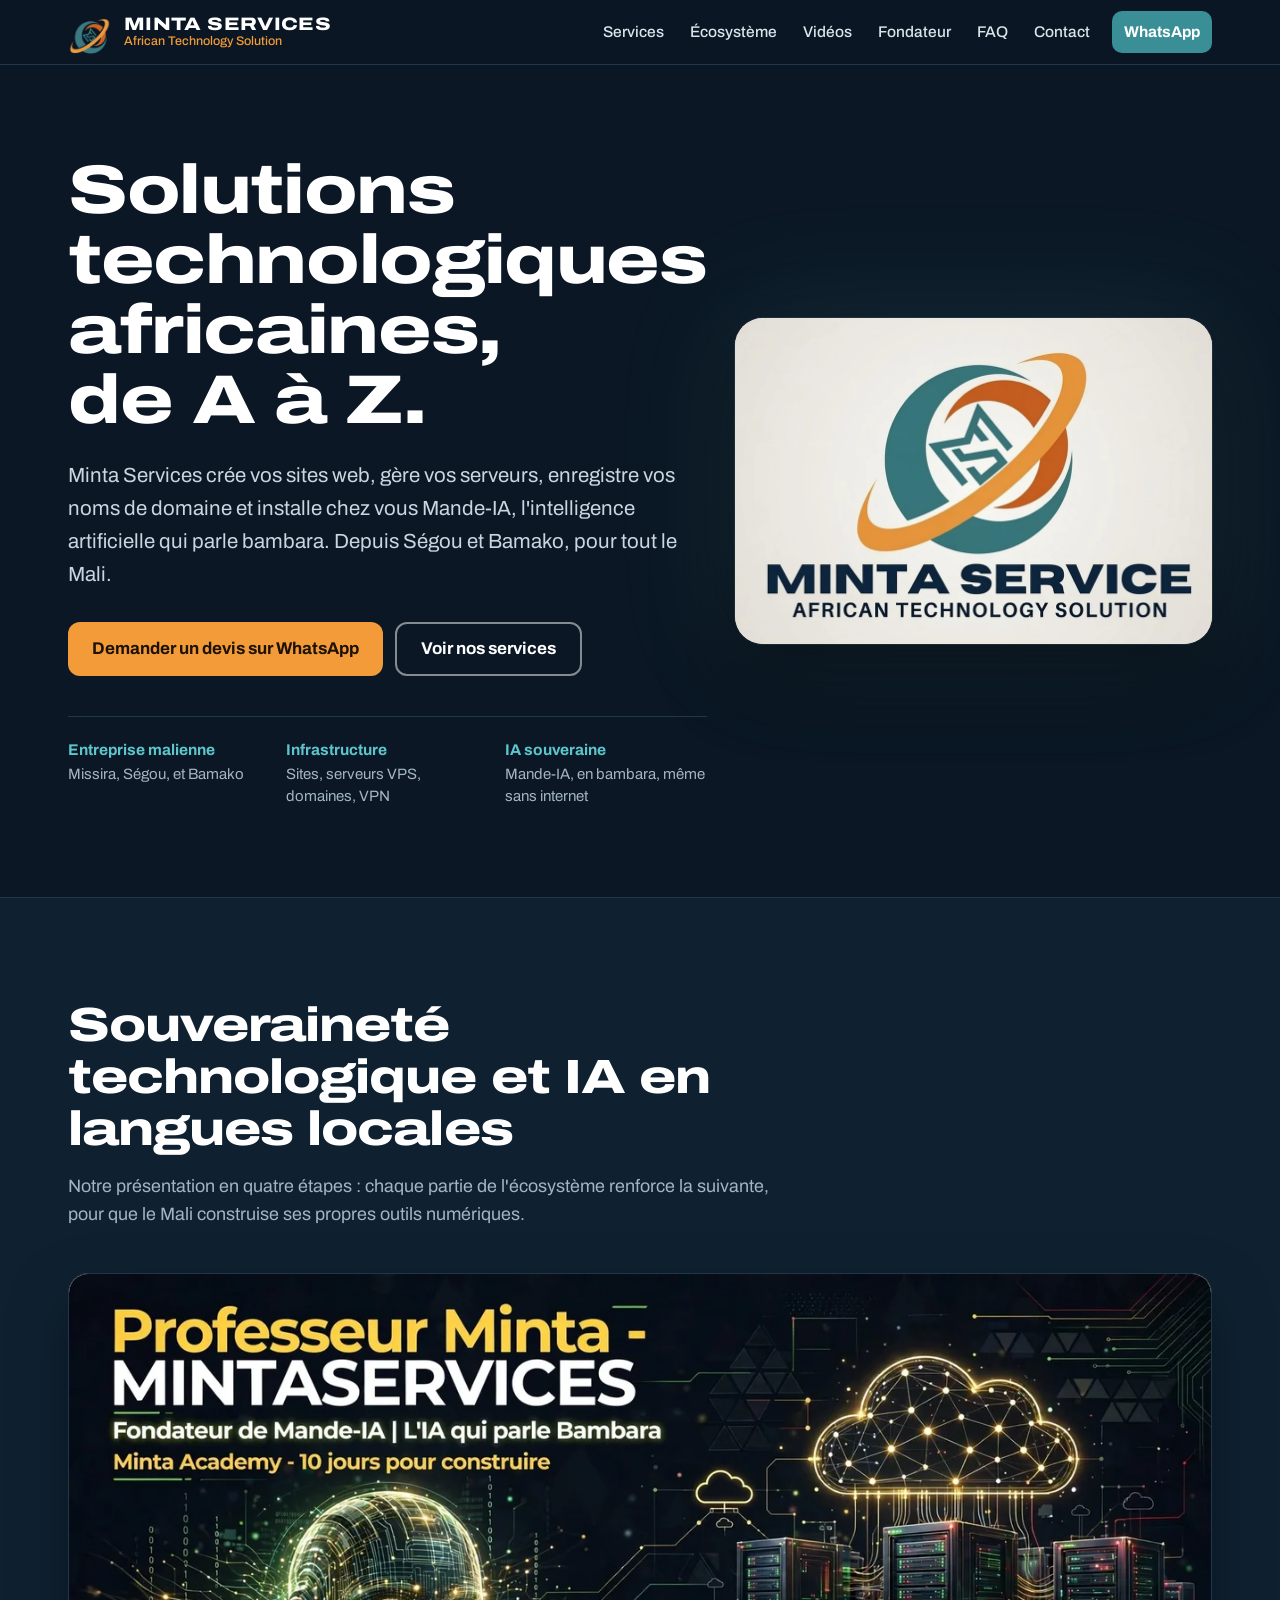
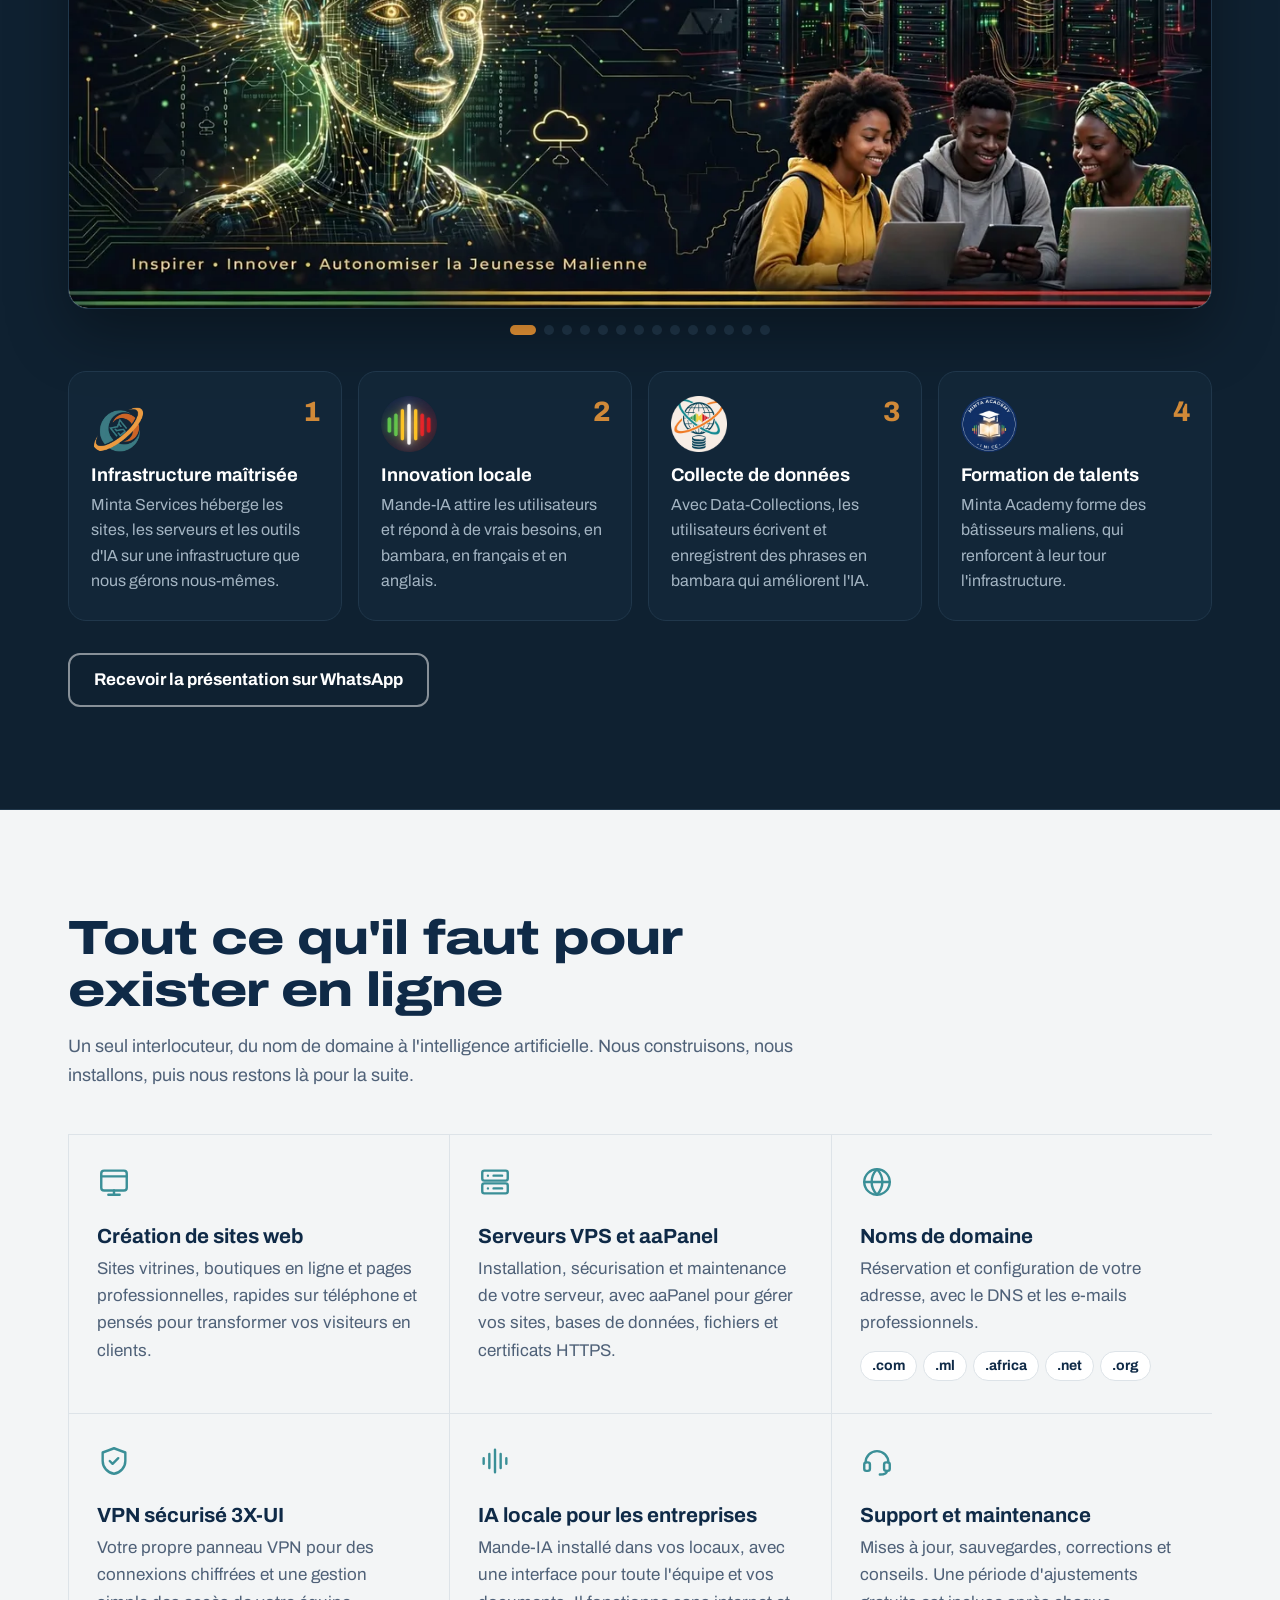
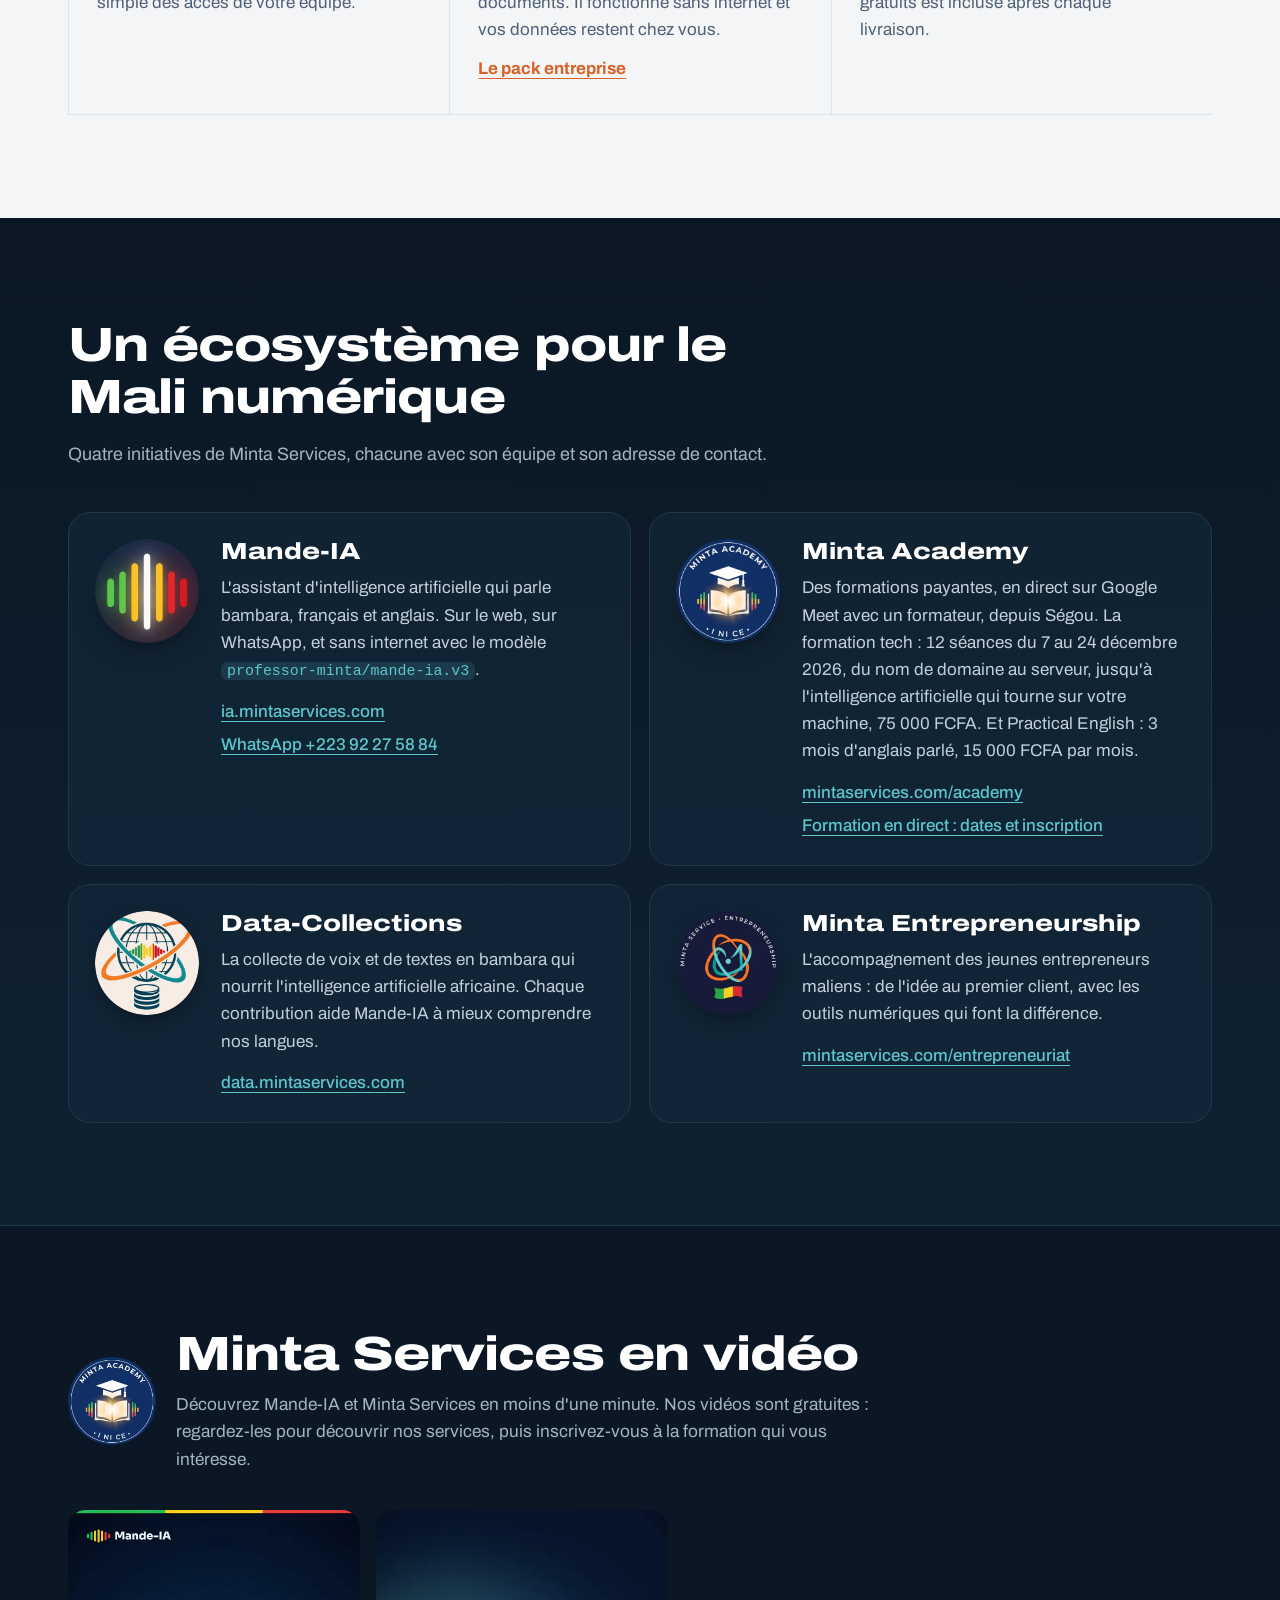
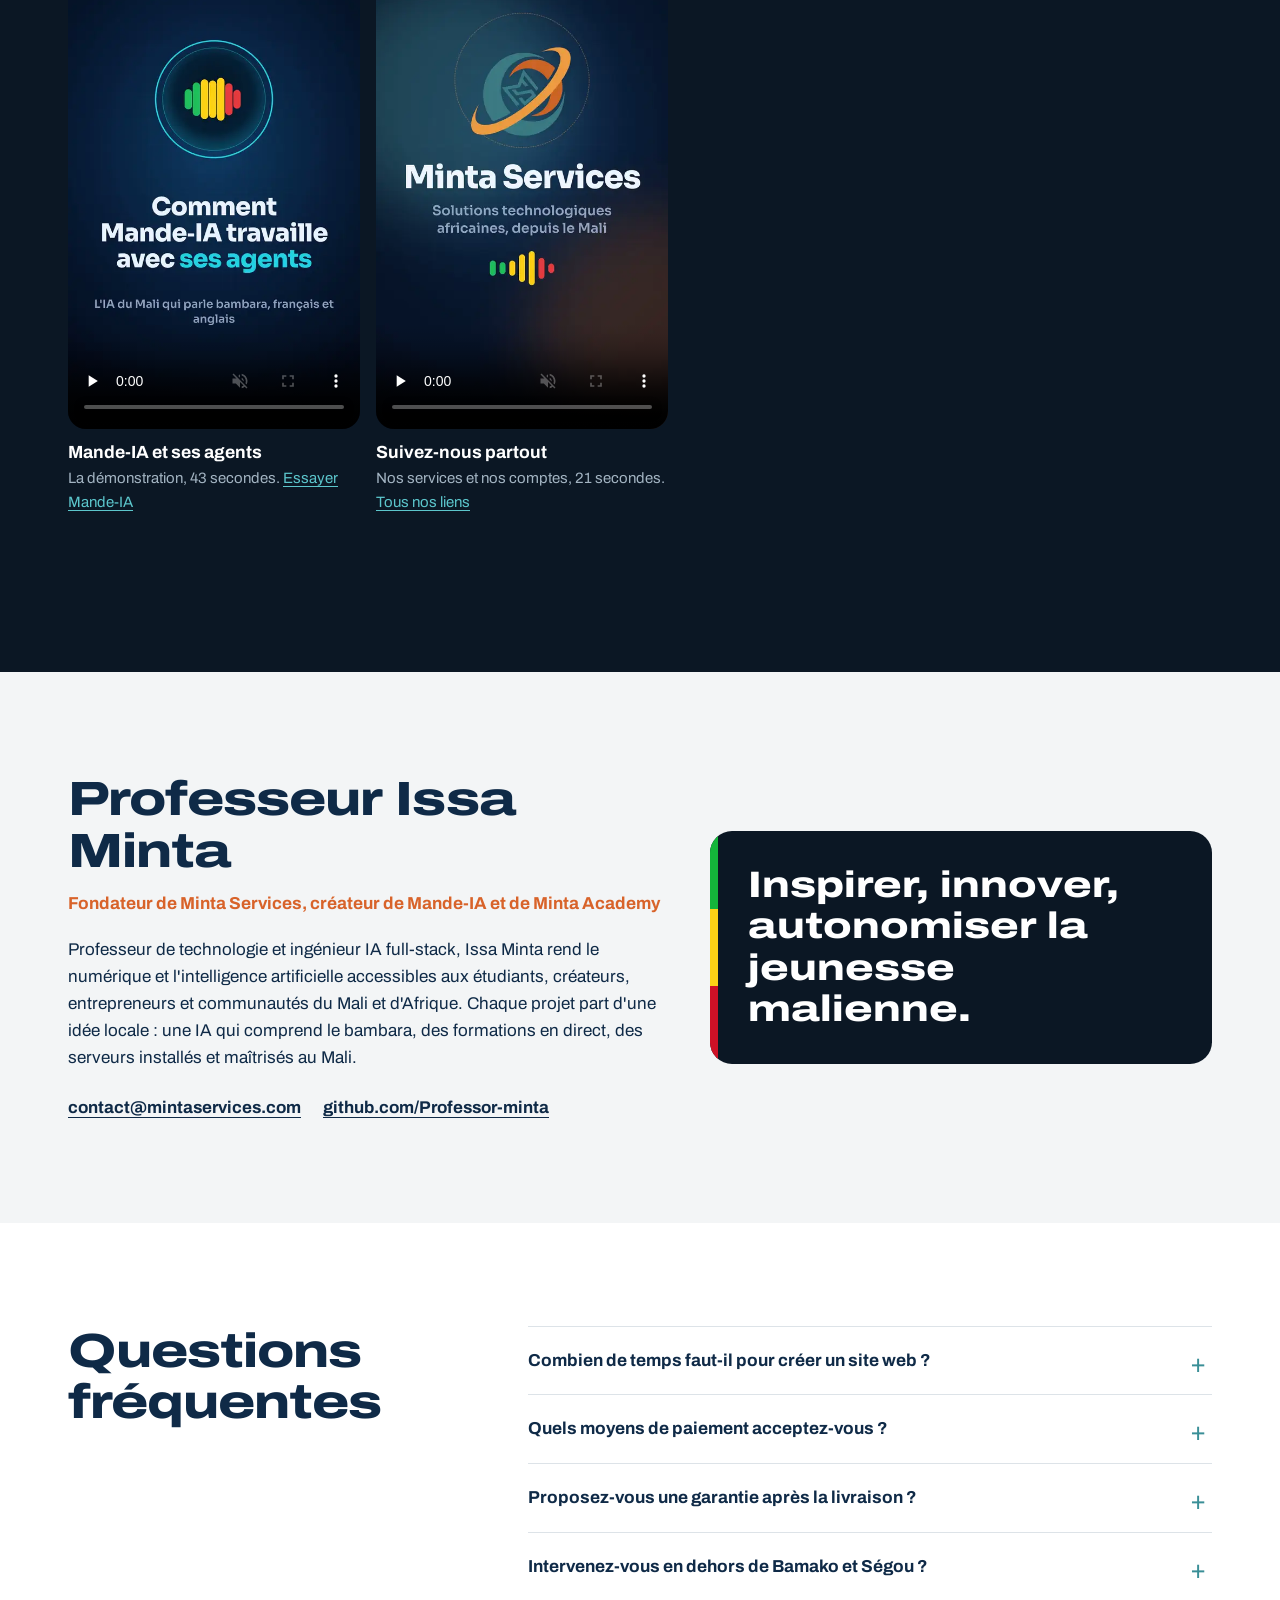
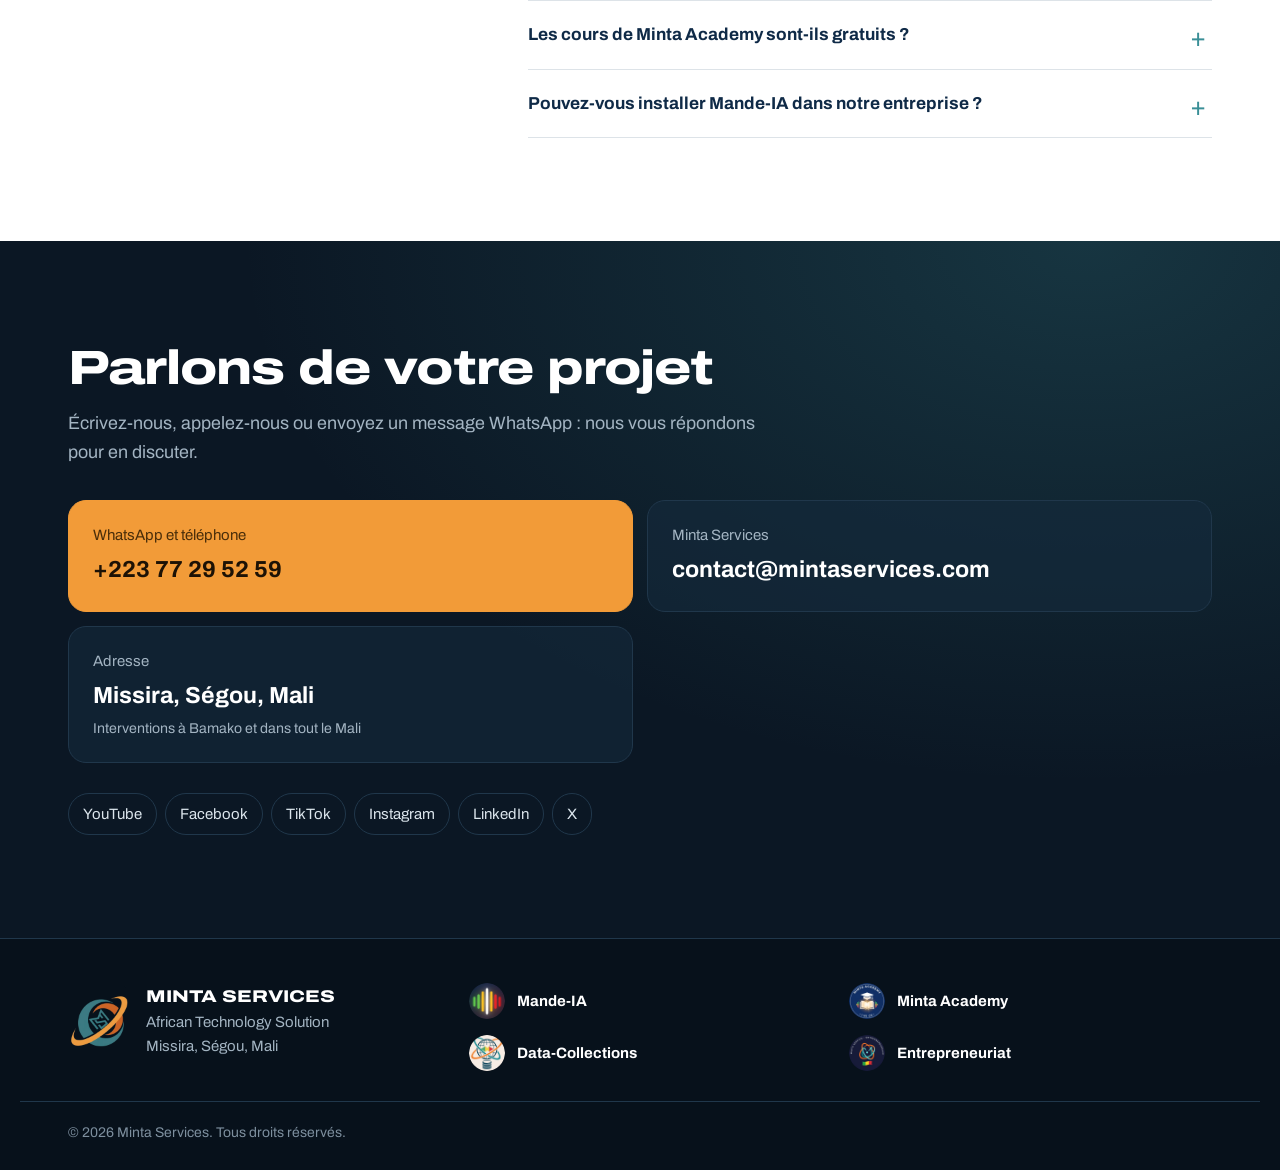
<file: site/index.html>
<!doctype html>
<html lang="fr">
<head>
<meta charset="utf-8">
<meta name="viewport" content="width=device-width, initial-scale=1">
<title>Minta Services : solutions technologiques africaines, Ségou et Bamako</title>
<meta name="description" content="Minta Services crée vos sites web, gère vos serveurs VPS et aaPanel, enregistre vos noms de domaine et installe Mande-IA, l'intelligence artificielle qui parle bambara. Ségou, Bamako, tout le Mali.">
<meta name="theme-color" content="#0b1724">
<link rel="canonical" href="https://mintaservices.com/">
<meta property="og:type" content="website">
<meta property="og:url" content="https://mintaservices.com/">
<meta property="og:title" content="Minta Services : solutions technologiques africaines">
<meta property="og:description" content="Sites web, serveurs, domaines, VPN et IA locale en bambara. Votre partenaire technique de A à Z, au Mali.">
<meta property="og:image" content="https://mintaservices.com/assets/images/partage.jpg">
<link rel="icon" href="assets/logos/favicon.png" type="image/png">
<link rel="apple-touch-icon" href="assets/logos/apple-touch-icon.png">
<link rel="preconnect" href="https://fonts.googleapis.com">
<link rel="preconnect" href="https://fonts.gstatic.com" crossorigin>
<link rel="stylesheet" href="https://fonts.googleapis.com/css2?family=Archivo:wdth,wght@100,400;100,500;100,700;125,700;125,800&display=swap">
<link rel="stylesheet" href="assets/css/site.css?v=4">
<script type="application/ld+json">
{
  "@context": "https://schema.org",
  "@type": "Organization",
  "name": "Minta Services",
  "alternateName": "Mintaservices",
  "slogan": "African Technology Solution",
  "url": "https://mintaservices.com/",
  "logo": "https://mintaservices.com/assets/logos/minta-services.png",
  "email": "contact@mintaservices.com",
  "telephone": "+22377295259",
  "founder": { "@type": "Person", "name": "Issa Minta", "jobTitle": "Fondateur, ingénieur IA full-stack", "email": "contact@mintaservices.com" },
  "address": { "@type": "PostalAddress", "streetAddress": "Missira", "addressLocality": "Ségou", "addressCountry": "ML" },
  "areaServed": "Mali",
  "sameAs": [
    "https://www.youtube.com/@mintaservices",
    "https://www.facebook.com/mintaservices",
    "https://www.instagram.com/mintaservices",
    "https://twitter.com/mintaservice_s",
    "https://www.linkedin.com/company/mintaservices",
    "https://www.tiktok.com/@mintaservices",
    "https://github.com/Professor-minta"
  ]
}
</script>
</head>
<body>
<a class="skip" href="#contenu">Aller au contenu</a>

<header class="top">
  <div class="top-in">
    <a class="brand" href="#" aria-label="Minta Services, accueil">
      <img src="assets/logos/minta-services.webp" alt="" width="44" height="44">
      <span class="brand-text"><strong>Minta Services</strong><small>African Technology Solution</small></span>
    </a>
    <button class="menu" type="button" aria-expanded="false" aria-controls="nav"><span class="menu-bars" aria-hidden="true"></span><span class="sr">Menu</span></button>
    <nav class="nav" id="nav" aria-label="Navigation principale">
      <a href="#services">Services</a>
      <a href="#ecosysteme">Écosystème</a>
      <a href="#videos">Vidéos</a>
      <a href="#fondateur">Fondateur</a>
      <a href="#faq">FAQ</a>
      <a href="#contact">Contact</a>
      <a class="nav-cta" href="https://wa.me/22377295259?text=Bonjour%20Minta%20Services%2C%20j%E2%80%99ai%20un%20projet." target="_blank" rel="noopener">WhatsApp</a>
    </nav>
  </div>
</header>

<main id="contenu">

<section class="hero">
  <div class="hero-in">
    <div class="hero-text">
      <h1>Solutions technologiques africaines, de A à Z.</h1>
      <p class="hero-lead">Minta Services crée vos sites web, gère vos serveurs, enregistre vos noms de domaine et installe chez vous Mande-IA, l'intelligence artificielle qui parle bambara. Depuis Ségou et Bamako, pour tout le Mali.</p>
      <div class="actions">
        <a class="btn btn-orange" href="https://wa.me/22377295259?text=Bonjour%20Minta%20Services%2C%20je%20souhaite%20un%20devis%20pour%20%3A%20" target="_blank" rel="noopener">Demander un devis sur WhatsApp</a>
        <a class="btn btn-ghost" href="#services">Voir nos services</a>
      </div>
      <ul class="proof">
        <li><strong>Entreprise malienne</strong>Missira, Ségou, et Bamako</li>
        <li><strong>Infrastructure</strong>Sites, serveurs VPS, domaines, VPN</li>
        <li><strong>IA souveraine</strong>Mande-IA, en bambara, même sans internet</li>
      </ul>
    </div>
    <div class="hero-art hero-logo">
      <img src="assets/images/logo-minta-services-complet.webp" alt="Logo Minta Services, African Technology Solution" width="960" height="654" fetchpriority="high">
    </div>
  </div>
</section>

<section class="presentation" id="presentation" aria-labelledby="presentation-titre">
  <div class="wrap">
    <div class="head head-dark">
      <h2 id="presentation-titre">Souveraineté technologique et IA en langues locales</h2>
      <p>Notre présentation en quatre étapes : chaque partie de l'écosystème renforce la suivante, pour que le Mali construise ses propres outils numériques.</p>
    </div>
    <div class="diapo" aria-roledescription="carrousel" aria-label="Présentation Minta Services">
      <div class="diapo-vue">
        <figure class="diapo-slide is-on"><img src="assets/images/presentation/00-professeur-minta.webp" alt="Professeur Minta, fondateur de Mande-IA, l'IA qui parle bambara, et de Minta Academy" width="1280" height="720" decoding="async"></figure>
        <figure class="diapo-slide"><img src="assets/images/presentation/01-souverainete.webp" alt="Souveraineté technologique et IA en langues locales : de l'idée au déploiement au Mali" width="1080" height="602" decoding="async"></figure>
        <figure class="diapo-slide"><img data-src="assets/images/presentation/02-impasse.webp" alt="L'impasse de la dépendance technologique : infrastructures délocalisées, barrière linguistique, friction financière" width="1080" height="598" decoding="async"></figure>
        <figure class="diapo-slide"><img data-src="assets/images/presentation/03-ecosysteme.webp" alt="L'écosystème : Minta Services, Mande-IA et Minta Academy, votre partenaire technique de A à Z" width="1080" height="602" decoding="async"></figure>
        <figure class="diapo-slide"><img data-src="assets/images/presentation/04-fondations-cloud.webp" alt="Des fondations cloud : serveurs VPS, aaPanel, VPN 3X-UI, domaines et sites web" width="1080" height="608" decoding="async"></figure>
        <figure class="diapo-slide"><img data-src="assets/images/presentation/05-mande-ia.webp" alt="Mande-IA, l'intelligence artificielle en bambara, français et anglais" width="1080" height="605" decoding="async"></figure>
        <figure class="diapo-slide"><img data-src="assets/images/presentation/06-accessibilite.webp" alt="Une application web sans Play Store, partageable de téléphone à téléphone" width="1080" height="605" decoding="async"></figure>
        <figure class="diapo-slide"><img data-src="assets/images/presentation/07-sous-le-capot.webp" alt="Sous le capot de Mande-IA : données, serveur, moteur et interface" width="1080" height="600" decoding="async"></figure>
        <figure class="diapo-slide"><img data-src="assets/images/presentation/08-voluntary.webp" alt="Programme Voluntary : la collecte de phrases en bambara sur data.mintaservices.com" width="1080" height="602" decoding="async"></figure>
        <figure class="diapo-slide"><img data-src="assets/images/presentation/09-minta-academy.webp" alt="Minta Academy : devenir créateur de ses outils numériques" width="1080" height="602" decoding="async"></figure>
        <figure class="diapo-slide"><img data-src="assets/images/presentation/10-parcours.webp" alt="Le parcours de la formation tech, en 5 phases" width="1080" height="600" decoding="async"></figure>
        <figure class="diapo-slide"><img data-src="assets/images/presentation/11-federer.webp" alt="Fédérer l'écosystème tech malien : live coding, hubs locaux et soutien aux projets" width="1080" height="603" decoding="async"></figure>
        <figure class="diapo-slide"><img data-src="assets/images/presentation/12-boucle.webp" alt="La boucle vertueuse de la souveraineté numérique" width="1080" height="600" decoding="async"></figure>
        <figure class="diapo-slide"><img data-src="assets/images/presentation/13-batissons-ensemble.webp" alt="Bâtissons ensemble l'avenir numérique du Mali" width="1296" height="720" decoding="async"></figure>
      </div>
      <div class="diapo-points" role="tablist" aria-label="Choisir une image"></div>
    </div>
    <ol class="boucle">
      <li>
        <img src="assets/logos/minta-services.webp" alt="" width="56" height="56" loading="lazy">
        <h3>Infrastructure maîtrisée</h3>
        <p>Minta Services héberge les sites, les serveurs et les outils d'IA sur une infrastructure que nous gérons nous-mêmes.</p>
      </li>
      <li>
        <img src="assets/logos/mande-ia.webp" alt="" width="56" height="56" loading="lazy">
        <h3>Innovation locale</h3>
        <p>Mande-IA attire les utilisateurs et répond à de vrais besoins, en bambara, en français et en anglais.</p>
      </li>
      <li>
        <img src="assets/logos/data-collections.webp" alt="" width="56" height="56" loading="lazy">
        <h3>Collecte de données</h3>
        <p>Avec Data-Collections, les utilisateurs écrivent et enregistrent des phrases en bambara qui améliorent l'IA.</p>
      </li>
      <li>
        <img src="assets/logos/minta-academy.webp" alt="" width="56" height="56" loading="lazy">
        <h3>Formation de talents</h3>
        <p>Minta Academy forme des bâtisseurs maliens, qui renforcent à leur tour l'infrastructure.</p>
      </li>
    </ol>
    <div class="actions presentation-actions">
      <a class="btn btn-ghost" href="https://wa.me/22377295259?text=Bonjour%20Minta%20Services%2C%20je%20souhaite%20recevoir%20votre%20pr%C3%A9sentation." target="_blank" rel="noopener">Recevoir la présentation sur WhatsApp</a>
    </div>
  </div>
</section>

<section class="services" id="services" aria-labelledby="services-titre">
  <div class="wrap">
    <div class="head">
      <h2 id="services-titre">Tout ce qu'il faut pour exister en ligne</h2>
      <p>Un seul interlocuteur, du nom de domaine à l'intelligence artificielle. Nous construisons, nous installons, puis nous restons là pour la suite.</p>
    </div>
    <div class="service-grid">
      <article class="service">
        <svg viewBox="0 0 24 24" aria-hidden="true"><rect x="3" y="4" width="18" height="14" rx="2"/><path d="M3 8h18M8 21h8M12 18v3"/></svg>
        <h3>Création de sites web</h3>
        <p>Sites vitrines, boutiques en ligne et pages professionnelles, rapides sur téléphone et pensés pour transformer vos visiteurs en clients.</p>
      </article>
      <article class="service">
        <svg viewBox="0 0 24 24" aria-hidden="true"><rect x="3" y="4" width="18" height="7" rx="1.5"/><rect x="3" y="13" width="18" height="7" rx="1.5"/><path d="M7 7.5h.01M7 16.5h.01M11 7.5h6M11 16.5h6"/></svg>
        <h3>Serveurs VPS et aaPanel</h3>
        <p>Installation, sécurisation et maintenance de votre serveur, avec aaPanel pour gérer vos sites, bases de données, fichiers et certificats HTTPS.</p>
      </article>
      <article class="service" id="domaine">
        <svg viewBox="0 0 24 24" aria-hidden="true"><circle cx="12" cy="12" r="9"/><path d="M3 12h18M12 3c2.5 2.6 3.8 5.6 3.8 9s-1.3 6.4-3.8 9c-2.5-2.6-3.8-5.6-3.8-9S9.5 5.6 12 3z"/></svg>
        <h3>Noms de domaine</h3>
        <p>Réservation et configuration de votre adresse, avec le DNS et les e-mails professionnels.</p>
        <p class="chips"><span>.com</span><span>.ml</span><span>.africa</span><span>.net</span><span>.org</span></p>
      </article>
      <article class="service">
        <svg viewBox="0 0 24 24" aria-hidden="true"><path d="M12 3l8 3v6c0 4.5-3.4 8.3-8 9-4.6-.7-8-4.5-8-9V6z"/><path d="M9 12l2 2 4-4"/></svg>
        <h3>VPN sécurisé 3X-UI</h3>
        <p>Votre propre panneau VPN pour des connexions chiffrées et une gestion simple des accès de votre équipe.</p>
      </article>
      <article class="service">
        <svg viewBox="0 0 24 24" aria-hidden="true"><path d="M4 10v4M8 7v10M12 4v16M16 7v10M20 10v4"/></svg>
        <h3>IA locale pour les entreprises</h3>
        <p>Mande-IA installé dans vos locaux, avec une interface pour toute l'équipe et vos documents. Il fonctionne sans internet et vos données restent chez vous.</p>
        <a class="more" href="academy/entreprises.html">Le pack entreprise</a>
      </article>
      <article class="service">
        <svg viewBox="0 0 24 24" aria-hidden="true"><path d="M4 13a8 8 0 0 1 16 0"/><rect x="3" y="13" width="4" height="6" rx="1.5"/><rect x="17" y="13" width="4" height="6" rx="1.5"/><path d="M19 19c0 1.7-2 2.5-5 2.5"/></svg>
        <h3>Support et maintenance</h3>
        <p>Mises à jour, sauvegardes, corrections et conseils. Une période d'ajustements gratuits est incluse après chaque livraison.</p>
      </article>
    </div>
  </div>
</section>

<section class="eco" id="ecosysteme" aria-labelledby="eco-titre">
  <div class="wrap">
    <div class="head head-dark">
      <h2 id="eco-titre">Un écosystème pour le Mali numérique</h2>
      <p>Quatre initiatives de Minta Services, chacune avec son équipe et son adresse de contact.</p>
    </div>
    <div class="brands">
      <article class="brand-card" id="mande-ia">
        <img class="brand-logo" src="assets/logos/mande-ia.webp" alt="Logo Mande-IA" width="320" height="320" loading="lazy">
        <div class="brand-body">
          <h3>Mande-IA</h3>
          <p>L'assistant d'intelligence artificielle qui parle bambara, français et anglais. Sur le web, sur WhatsApp, et sans internet avec le modèle <code>professor-minta/mande-ia.v3</code>.</p>
          <ul class="brand-links">
            <li><a href="https://ia.mintaservices.com" target="_blank" rel="noopener">ia.mintaservices.com</a></li>
            <li><a href="https://wa.me/22392275884?text=I%20ni%20ce" target="_blank" rel="noopener">WhatsApp +223 92 27 58 84</a></li>
          </ul>
        </div>
      </article>
      <article class="brand-card" id="academy">
        <img class="brand-logo" src="assets/logos/minta-academy.webp" alt="Logo Minta Academy" width="320" height="320" loading="lazy">
        <div class="brand-body">
          <h3>Minta Academy</h3>
          <p>Des formations payantes, en direct sur Google Meet avec un formateur, depuis Ségou. La formation tech : 12 séances du 7 au 24 décembre 2026, du nom de domaine au serveur, jusqu'à l'intelligence artificielle qui tourne sur votre machine, 75 000 FCFA. Et Practical English : 3 mois d'anglais parlé, 15 000 FCFA par mois.</p>
          <ul class="brand-links">
            <li><a href="academy/">mintaservices.com/academy</a></li>
            <li><a href="academy/bamako.html">Formation en direct : dates et inscription</a></li>
          </ul>
        </div>
      </article>
      <article class="brand-card" id="data">
        <img class="brand-logo" src="assets/logos/data-collections.webp" alt="Logo Data-Collections" width="320" height="320" loading="lazy">
        <div class="brand-body">
          <h3>Data-Collections</h3>
          <p>La collecte de voix et de textes en bambara qui nourrit l'intelligence artificielle africaine. Chaque contribution aide Mande-IA à mieux comprendre nos langues.</p>
          <ul class="brand-links">
            <li><a href="https://data.mintaservices.com" target="_blank" rel="noopener">data.mintaservices.com</a></li>
          </ul>
        </div>
      </article>
      <article class="brand-card" id="entrepreneuriat">
        <img class="brand-logo" src="assets/logos/entrepreneurship.webp" alt="Logo Minta Entrepreneurship" width="320" height="320" loading="lazy">
        <div class="brand-body">
          <h3>Minta Entrepreneurship</h3>
          <p>L'accompagnement des jeunes entrepreneurs maliens : de l'idée au premier client, avec les outils numériques qui font la différence.</p>
          <ul class="brand-links">
            <li><a href="entrepreneuriat/">mintaservices.com/entrepreneuriat</a></li>
          </ul>
        </div>
      </article>
    </div>
  </div>
</section>

<section class="videos" id="videos" aria-labelledby="videos-titre">
  <div class="wrap">
    <div class="videos-head">
      <img src="assets/logos/minta-academy.webp" alt="" width="88" height="88" loading="lazy">
      <div>
        <h2 id="videos-titre">Minta Services en vidéo</h2>
        <p>Découvrez Mande-IA et Minta Services en moins d'une minute. Nos vidéos sont gratuites : regardez-les pour découvrir nos services, puis inscrivez-vous à la formation qui vous intéresse.</p>
      </div>
    </div>

    <div class="shorts">
      <article class="short">
        <video controls playsinline muted preload="none" width="720" height="1280" poster="assets/videos/mande-ia-agents.webp" aria-label="Démonstration : comment Mande-IA travaille avec ses agents">
          <source src="assets/videos/mande-ia-agents.mp4" type="video/mp4">
        </video>
        <h3>Mande-IA et ses agents</h3>
        <p>La démonstration, 43 secondes. <a href="https://ia.mintaservices.com" target="_blank" rel="noopener">Essayer Mande-IA</a></p>
      </article>
      <article class="short">
        <video controls playsinline muted preload="none" width="720" height="1280" poster="assets/videos/minta-services-tous-nos-comptes.webp" aria-label="Minta Services : nos services et nos comptes">
          <source src="assets/videos/minta-services-tous-nos-comptes.mp4" type="video/mp4">
        </video>
        <h3>Suivez-nous partout</h3>
        <p>Nos services et nos comptes, 21 secondes. <a href="https://in.bio/mintaservices" target="_blank" rel="noopener">Tous nos liens</a></p>
      </article>
    </div>

    <div class="feature-video" data-youtube="">
      <a class="video-frame" href="https://www.youtube.com/@mintaservices" target="_blank" rel="noopener">
        <img src="assets/images/video-presentation.webp" alt="Présentation de Minta Services par le Professeur Minta" width="1280" height="720" loading="lazy">
        <span class="play" aria-hidden="true"><svg viewBox="0 0 24 24"><path d="M8 5v14l11-7z"/></svg></span>
        <span class="sr">Regarder la présentation de Minta Services</span>
      </a>
      <div class="feature-text">
        <h3>Minta Services, Mande-IA et Minta Academy en quelques minutes</h3>
        <p>Le Professeur Minta présente l'écosystème : l'infrastructure, la formation et l'intelligence artificielle qui parle bambara.</p>
        <a class="btn btn-orange" href="https://www.youtube.com/@mintaservices" target="_blank" rel="noopener">Voir la chaîne YouTube</a>
      </div>
    </div>

    <div class="video-grid">
      <article class="video-card" data-youtube="">
        <a class="video-thumb" href="https://www.youtube.com/@mintaservices" target="_blank" rel="noopener">
          <img src="/video_vps.png" alt="" loading="lazy" width="640" height="360" onerror="this.remove()">
          <span class="play play-sm" aria-hidden="true"><svg viewBox="0 0 24 24"><path d="M8 5v14l11-7z"/></svg></span>
        </a>
        <h3>Les bases d'un serveur VPS</h3>
        <p>Vidéo gratuite, 20 à 25 minutes.</p>
      </article>
      <article class="video-card" data-youtube="">
        <a class="video-thumb" href="https://www.youtube.com/@mintaservices" target="_blank" rel="noopener">
          <img src="/video_ai.png" alt="" loading="lazy" width="640" height="360" onerror="this.remove()">
          <span class="play play-sm" aria-hidden="true"><svg viewBox="0 0 24 24"><path d="M8 5v14l11-7z"/></svg></span>
        </a>
        <h3>Découvrir l'IA : 5 outils essentiels</h3>
        <p>Vidéo gratuite, 20 à 25 minutes.</p>
      </article>
      <article class="video-card" data-youtube="">
        <a class="video-thumb" href="https://www.youtube.com/@mintaservices" target="_blank" rel="noopener">
          <img src="/video_vpn.png" alt="" loading="lazy" width="640" height="360" onerror="this.remove()">
          <span class="play play-sm" aria-hidden="true"><svg viewBox="0 0 24 24"><path d="M8 5v14l11-7z"/></svg></span>
        </a>
        <h3>Sécuriser son VPN pas à pas</h3>
        <p>Vidéo gratuite, 20 à 25 minutes.</p>
      </article>
    </div>
  </div>
</section>

<section class="founder" id="fondateur" aria-labelledby="fondateur-titre">
  <div class="wrap founder-in">
    <div>
      <h2 id="fondateur-titre">Professeur Issa Minta</h2>
      <p class="role">Fondateur de Minta Services, créateur de Mande-IA et de Minta Academy</p>
      <p>Professeur de technologie et ingénieur IA full-stack, Issa Minta rend le numérique et l'intelligence artificielle accessibles aux étudiants, créateurs, entrepreneurs et communautés du Mali et d'Afrique. Chaque projet part d'une idée locale : une IA qui comprend le bambara, des formations en direct, des serveurs installés et maîtrisés au Mali.</p>
      <ul class="founder-links">
        <li><a href="mailto:contact@mintaservices.com">contact@mintaservices.com</a></li>
        <li><a href="https://github.com/Professor-minta" target="_blank" rel="noopener">github.com/Professor-minta</a></li>
      </ul>
    </div>
    <blockquote class="motto">
      <p>Inspirer, innover, autonomiser la jeunesse malienne.</p>
    </blockquote>
  </div>
</section>

<section class="faq" id="faq" aria-labelledby="faq-titre">
  <div class="wrap faq-in">
    <h2 id="faq-titre">Questions fréquentes</h2>
    <div class="faq-list">
      <details>
        <summary>Combien de temps faut-il pour créer un site web ?</summary>
        <p>En général 5 à 10 jours ouvrables, selon la complexité. Nous confirmons un délai précis après avoir parlé de votre projet.</p>
      </details>
      <details>
        <summary>Quels moyens de paiement acceptez-vous ?</summary>
        <p>Orange Money, Moov Money, Wave et carte bancaire. Vous choisissez au moment de la demande, et nous vous contactons pour finaliser.</p>
      </details>
      <details>
        <summary>Proposez-vous une garantie après la livraison ?</summary>
        <p>Oui. Chaque projet comprend une période d'ajustements gratuits pour corriger les problèmes techniques constatés après la livraison.</p>
      </details>
      <details>
        <summary>Intervenez-vous en dehors de Bamako et Ségou ?</summary>
        <p>Oui. Les sites, serveurs et domaines se gèrent à distance, partout au Mali et à l'international. Les installations de Mande-IA en entreprise peuvent se faire sur place ou à distance.</p>
      </details>
      <details>
        <summary>Les cours de Minta Academy sont-ils gratuits ?</summary>
        <p>Non. Nos formations sont payantes et se suivent en direct, avec un formateur sur Google Meet depuis Ségou. Ce qui est gratuit : nos vidéos sur WhatsApp et les réseaux sociaux, pour découvrir nos services, et 5 questions par jour à Mande-IA. La formation tech : 12 séances du 7 au 24 décembre 2026, du lundi au jeudi de 18 h à 20 h, 75 000 FCFA (50 000 FCFA pour les étudiants), 15 places. Voir <a href="academy/bamako.html">le programme et l'inscription</a>.</p>
      </details>
      <details>
        <summary>Pouvez-vous installer Mande-IA dans notre entreprise ?</summary>
        <p>Oui. Nous installons Mande-IA dans vos locaux, avec une interface pour toute l'équipe, vos documents et une formation. Il fonctionne sans internet. Le prix est fixé sur devis : voir <a href="academy/entreprises.html">le pack entreprise</a>.</p>
      </details>
    </div>
  </div>
</section>

<section class="contact" id="contact" aria-labelledby="contact-titre">
  <div class="wrap">
    <h2 id="contact-titre">Parlons de votre projet</h2>
    <p class="contact-lead">Écrivez-nous, appelez-nous ou envoyez un message WhatsApp : nous vous répondons pour en discuter.</p>
    <div class="contact-grid">
      <a class="contact-item contact-main" href="https://wa.me/22377295259?text=Bonjour%20Minta%20Services%2C%20j%E2%80%99ai%20un%20projet." target="_blank" rel="noopener">
        <span>WhatsApp et téléphone</span><strong>+223 77 29 52 59</strong>
      </a>
      <a class="contact-item" href="mailto:contact@mintaservices.com">
        <span>Minta Services</span><strong>contact@mintaservices.com</strong>
      </a>
      <div class="contact-item">
        <span>Adresse</span><strong>Missira, Ségou, Mali</strong><small>Interventions à Bamako et dans tout le Mali</small>
      </div>
    </div>
    <ul class="social" aria-label="Réseaux sociaux">
      <li><a href="https://www.youtube.com/@mintaservices" target="_blank" rel="noopener">YouTube</a></li>
      <li><a href="https://www.facebook.com/mintaservices" target="_blank" rel="noopener">Facebook</a></li>
      <li><a href="https://www.tiktok.com/@mintaservices" target="_blank" rel="noopener">TikTok</a></li>
      <li><a href="https://www.instagram.com/mintaservices" target="_blank" rel="noopener">Instagram</a></li>
      <li><a href="https://www.linkedin.com/company/mintaservices" target="_blank" rel="noopener">LinkedIn</a></li>
      <li><a href="https://twitter.com/mintaservice_s" target="_blank" rel="noopener">X</a></li>
    </ul>
  </div>
</section>

</main>

<footer class="foot">
  <div class="wrap foot-in">
    <div class="foot-brand">
      <img src="assets/logos/minta-services.webp" alt="" width="64" height="64" loading="lazy">
      <p><strong>Minta Services</strong>African Technology Solution<br>Missira, Ségou, Mali</p>
    </div>
    <ul class="foot-eco">
      <li><img src="assets/logos/mande-ia.webp" alt="" width="36" height="36" loading="lazy"><span><a href="https://ia.mintaservices.com">Mande-IA</a></span></li>
      <li><img src="assets/logos/minta-academy.webp" alt="" width="36" height="36" loading="lazy"><span><a href="academy/">Minta Academy</a></span></li>
      <li><img src="assets/logos/data-collections.webp" alt="" width="36" height="36" loading="lazy"><span><a href="https://data.mintaservices.com">Data-Collections</a></span></li>
      <li><img src="assets/logos/entrepreneurship.webp" alt="" width="36" height="36" loading="lazy"><span><a href="entrepreneuriat/">Entrepreneuriat</a></span></li>
    </ul>
  </div>
  <p class="wrap copy">© <span id="annee">2026</span> Minta Services. Tous droits réservés.</p>
</footer>

<script src="assets/js/site.js?v=2" defer></script>
</body>
</html>
</file>
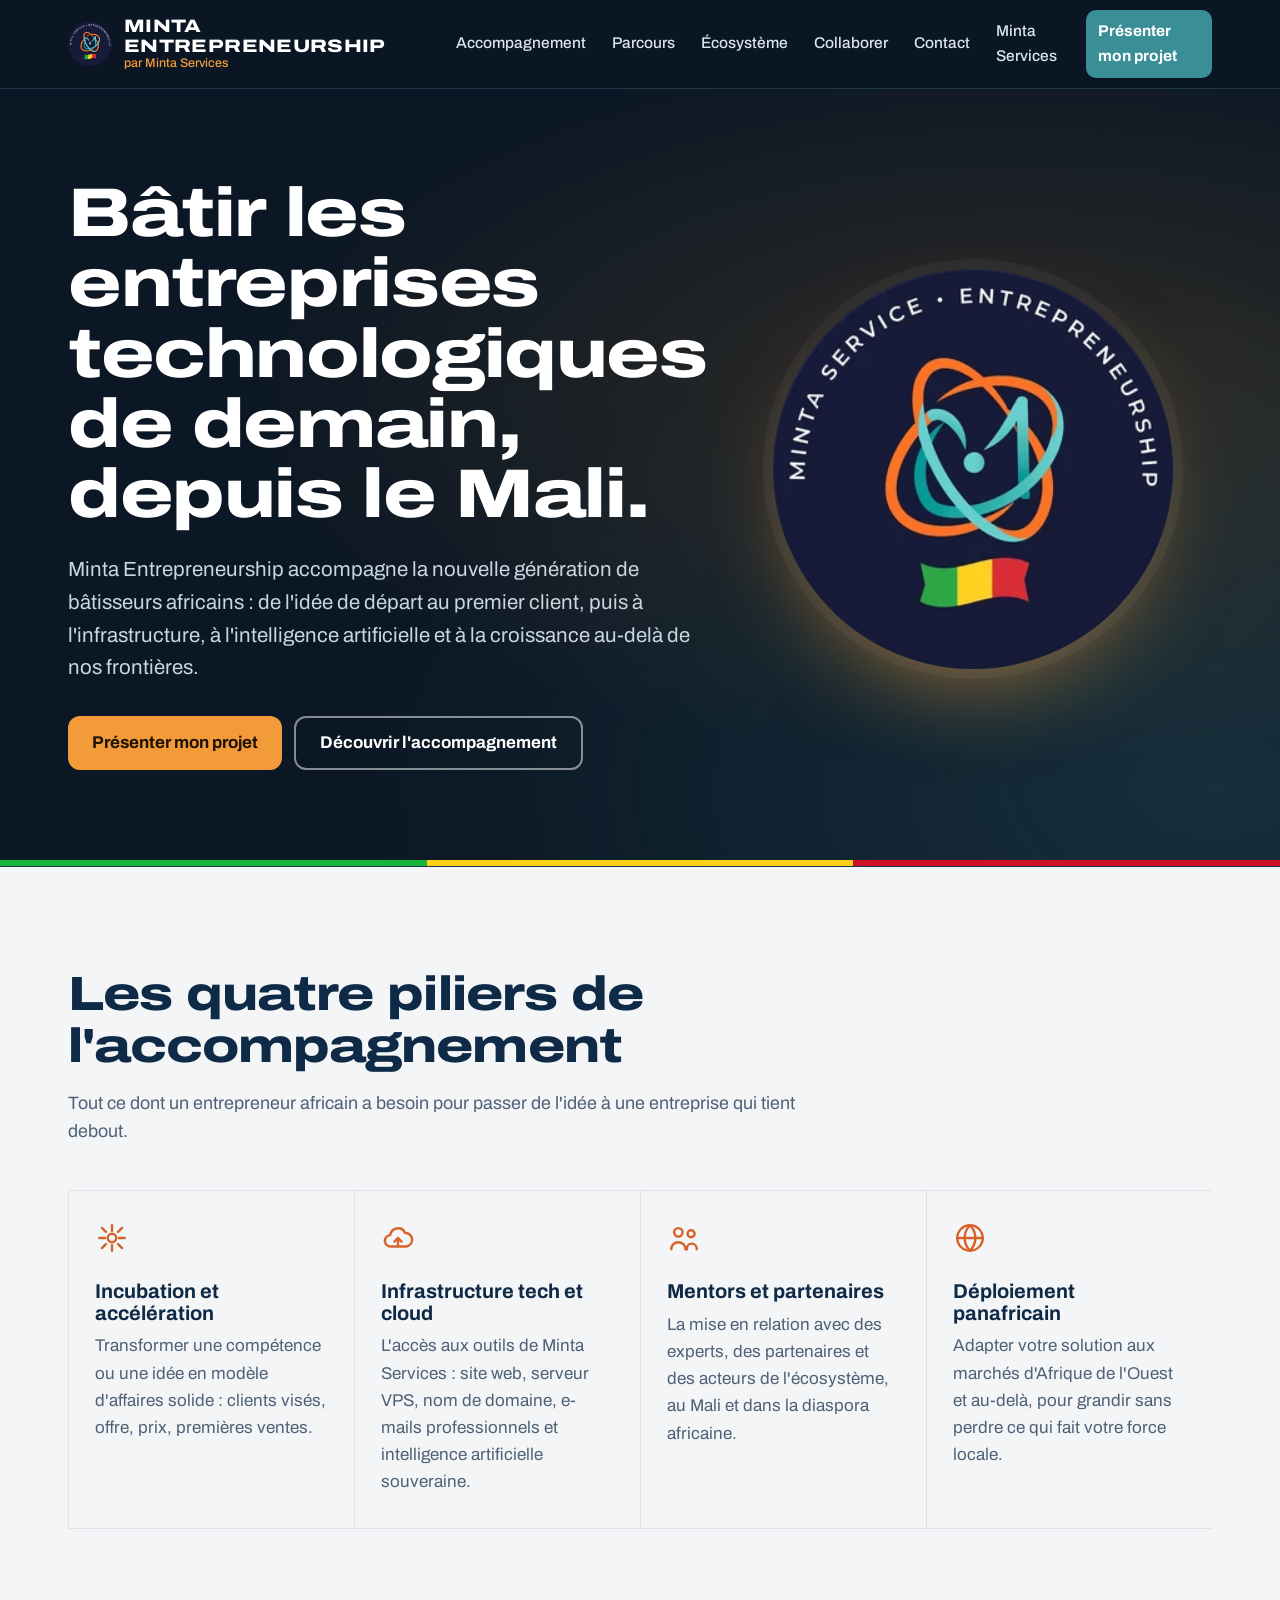
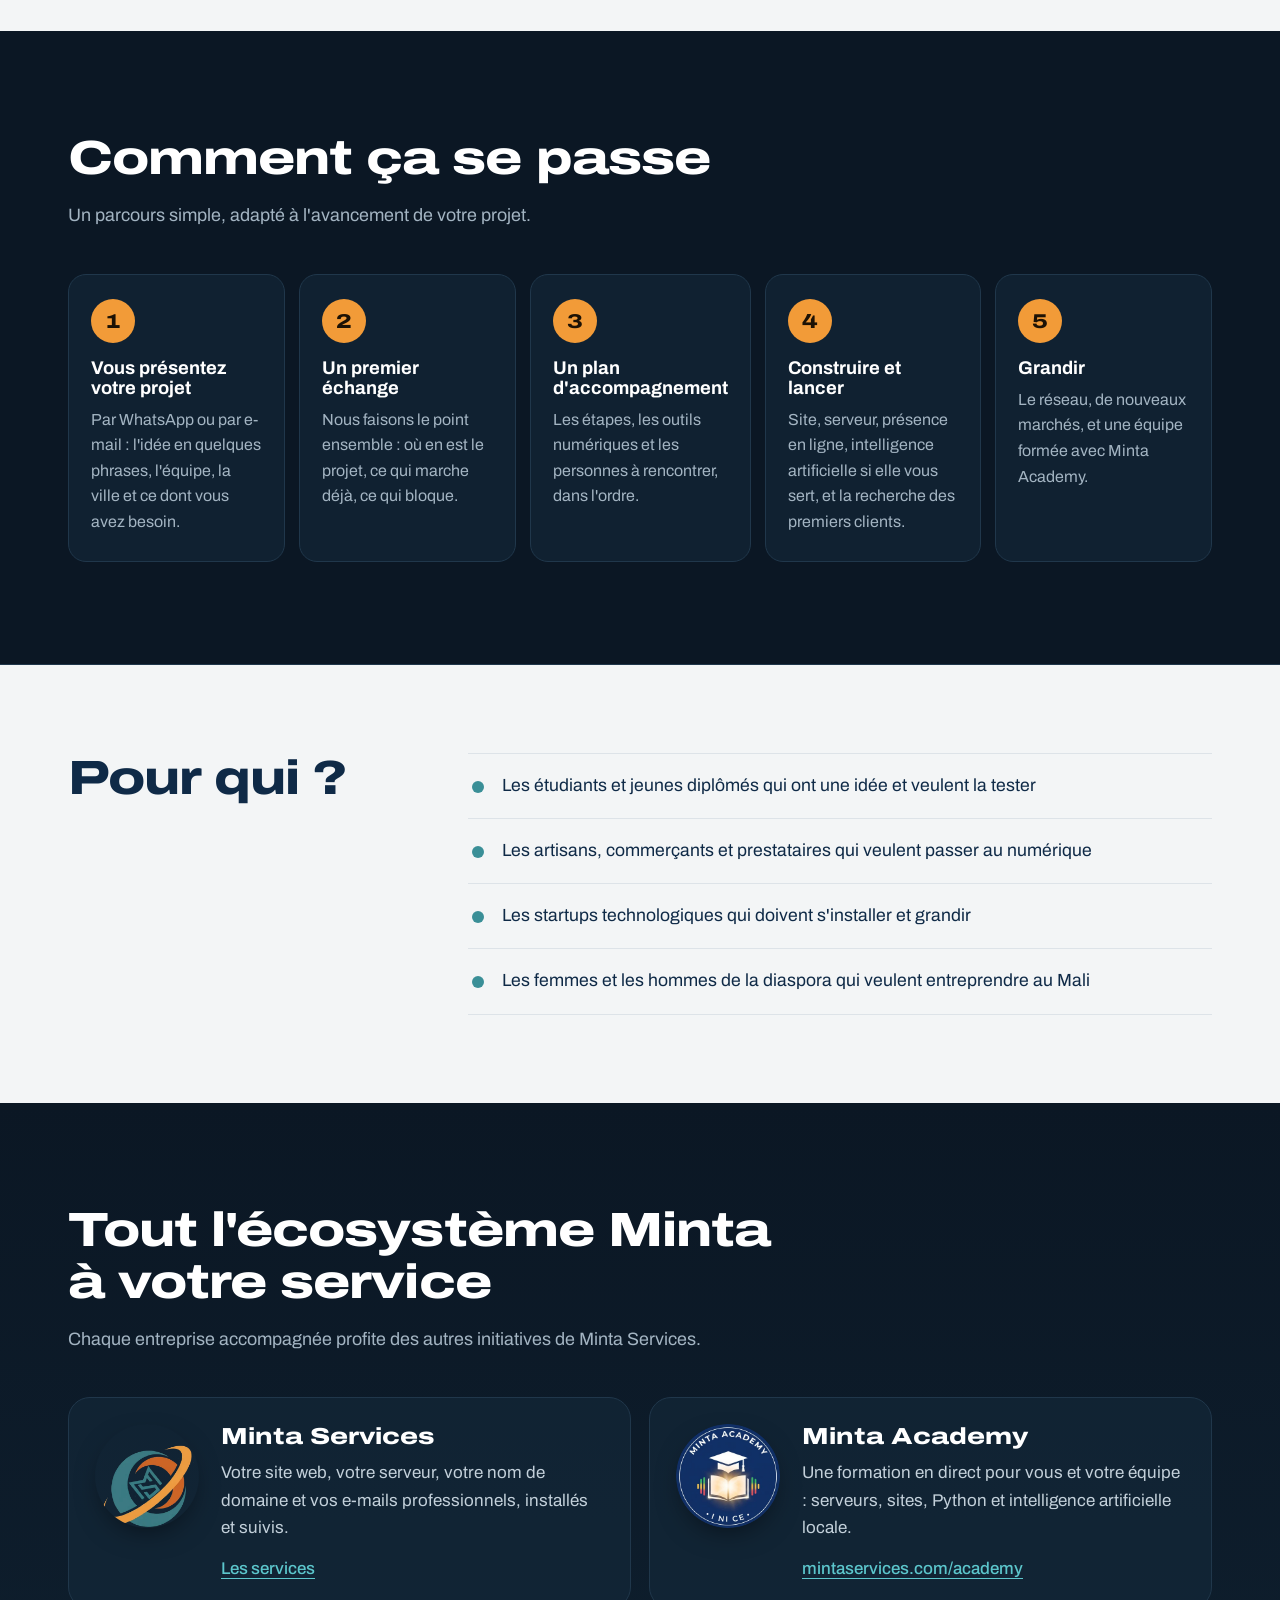
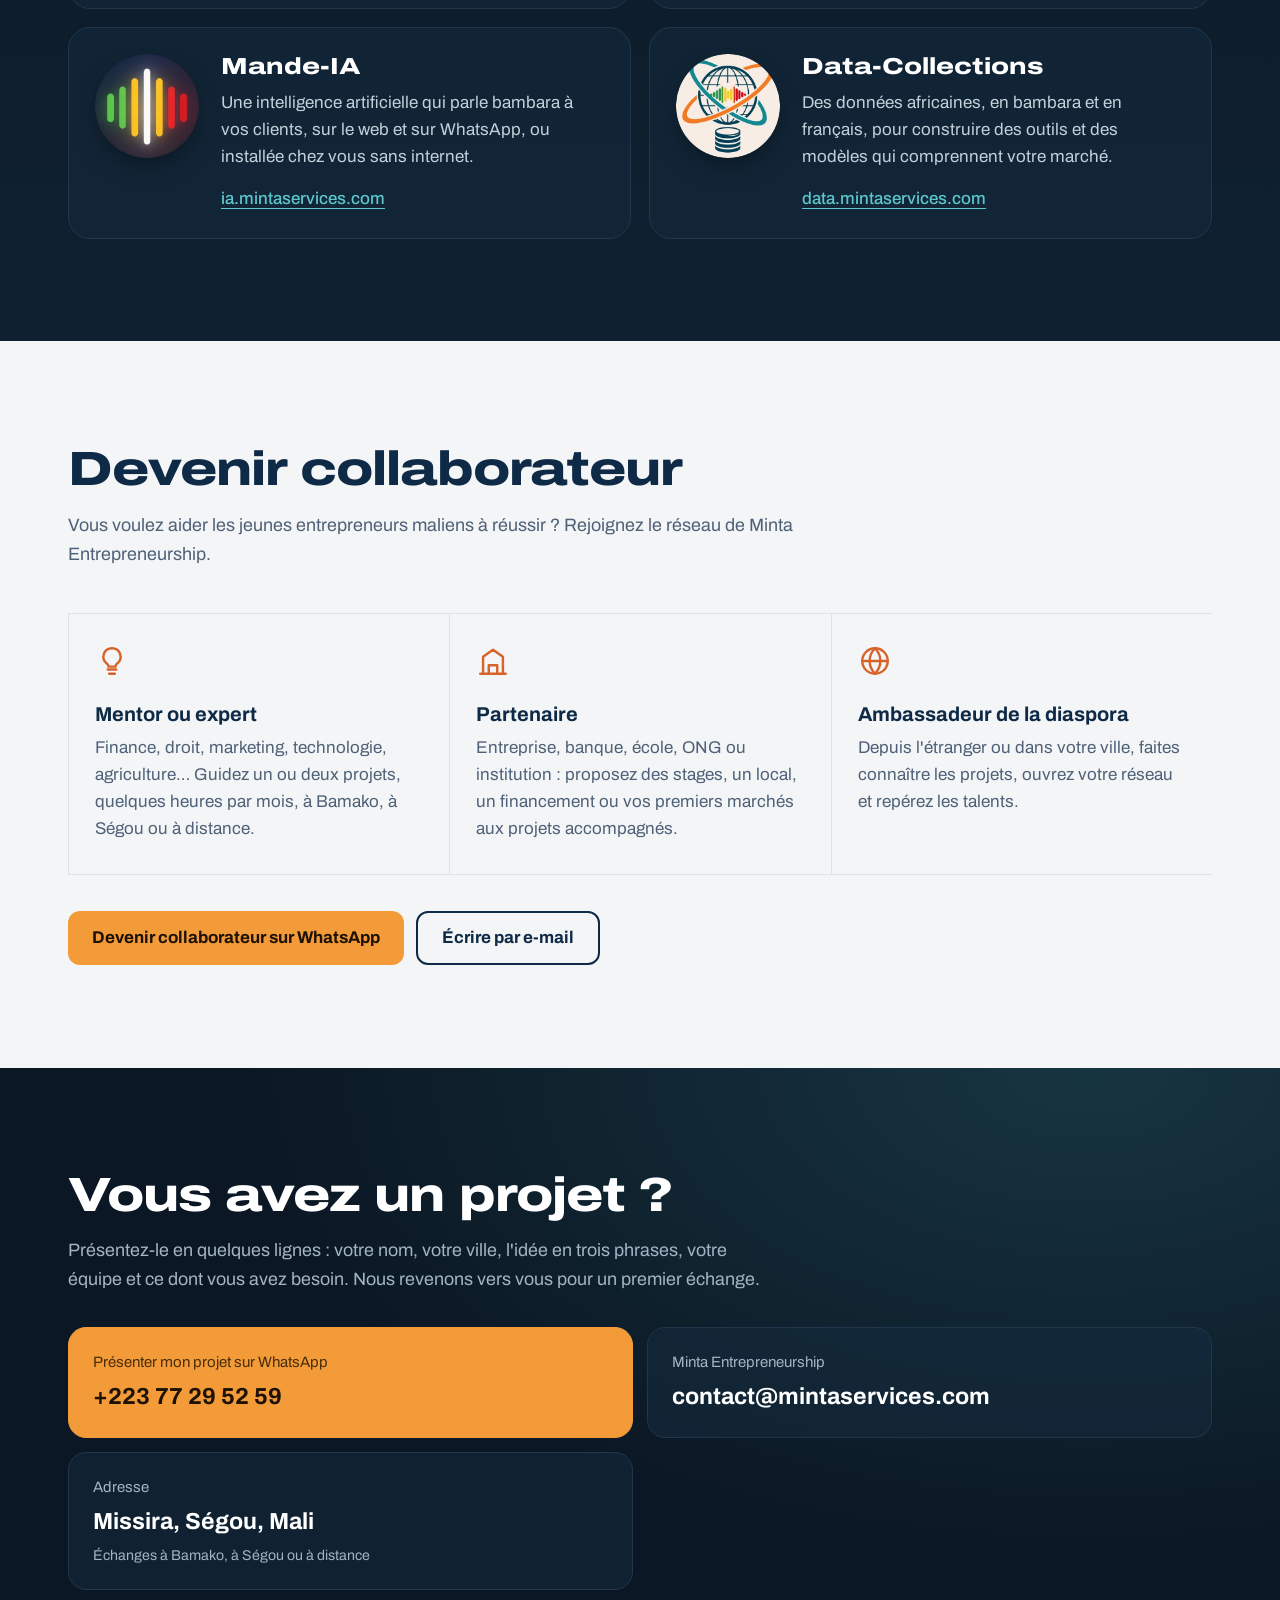
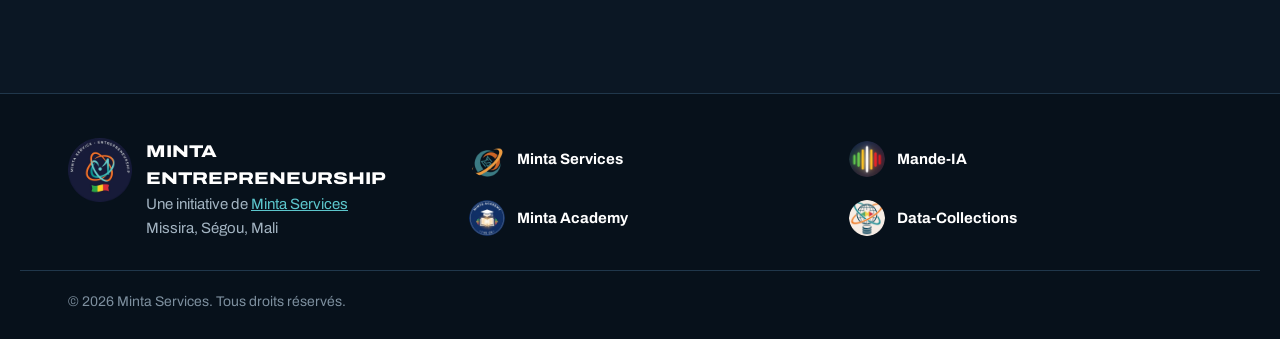
<file: site/entrepreneuriat/index.html>
<!doctype html>
<html lang="fr">
<head>
<meta charset="utf-8">
<meta name="viewport" content="width=device-width, initial-scale=1">
<title>Minta Entrepreneurship : bâtir les entreprises technologiques de demain, depuis le Mali</title>
<meta name="description" content="Minta Entrepreneurship accompagne les entrepreneurs maliens et africains, de l'idée au premier client : incubation, infrastructure cloud, IA en bambara, mentors et réseau panafricain.">
<meta name="theme-color" content="#0b1724">
<link rel="canonical" href="https://mintaservices.com/entrepreneuriat/">
<meta property="og:type" content="website">
<meta property="og:url" content="https://mintaservices.com/entrepreneuriat/">
<meta property="og:title" content="Minta Entrepreneurship">
<meta property="og:description" content="De l'idée au premier client : l'accompagnement des bâtisseurs africains, par Minta Services.">
<meta property="og:image" content="https://mintaservices.com/assets/logos/entrepreneurship.png">
<link rel="icon" href="../assets/logos/entrepreneurship.png" type="image/png">
<link rel="apple-touch-icon" href="../assets/logos/entrepreneurship.png">
<link rel="preconnect" href="https://fonts.googleapis.com">
<link rel="preconnect" href="https://fonts.gstatic.com" crossorigin>
<link rel="stylesheet" href="https://fonts.googleapis.com/css2?family=Archivo:wdth,wght@100,400;100,500;100,700;125,700;125,800&display=swap">
<link rel="stylesheet" href="../assets/css/site.css?v=3">
<link rel="stylesheet" href="../assets/css/entrepreneuriat.css?v=2">
</head>
<body class="ent-page">
<a class="skip" href="#contenu">Aller au contenu</a>

<header class="top">
  <div class="top-in">
    <a class="brand" href="./" aria-label="Minta Entrepreneurship, accueil">
      <img src="../assets/logos/entrepreneurship.webp" alt="" width="44" height="44">
      <span class="brand-text"><strong>Minta Entrepreneurship</strong><small>par Minta Services</small></span>
    </a>
    <button class="menu" type="button" aria-expanded="false" aria-controls="nav"><span class="menu-bars" aria-hidden="true"></span><span class="sr">Menu</span></button>
    <nav class="nav" id="nav" aria-label="Navigation principale">
      <a href="#piliers">Accompagnement</a>
      <a href="#parcours">Parcours</a>
      <a href="#ecosysteme">Écosystème</a>
      <a href="#collaborateur">Collaborer</a>
      <a href="#contact">Contact</a>
      <a href="../">Minta Services</a>
      <a class="nav-cta" href="https://wa.me/22377295259?text=Bonjour%20Minta%20Entrepreneurship%2C%20je%20souhaite%20pr%C3%A9senter%20mon%20projet." target="_blank" rel="noopener">Présenter mon projet</a>
    </nav>
  </div>
</header>

<main id="contenu">

<section class="hero ent-hero">
  <div class="hero-in">
    <div class="hero-text">
      <h1>Bâtir les entreprises technologiques de demain, depuis le Mali.</h1>
      <p class="hero-lead">Minta Entrepreneurship accompagne la nouvelle génération de bâtisseurs africains : de l'idée de départ au premier client, puis à l'infrastructure, à l'intelligence artificielle et à la croissance au-delà de nos frontières.</p>
      <div class="actions">
        <a class="btn btn-orange" href="#contact">Présenter mon projet</a>
        <a class="btn btn-ghost" href="#piliers">Découvrir l'accompagnement</a>
      </div>
    </div>
    <div class="ent-badge" aria-hidden="true">
      <img src="../assets/logos/entrepreneurship.webp" alt="" width="320" height="320">
    </div>
  </div>
  <div class="mali-band" aria-hidden="true"><i></i><i></i><i></i></div>
</section>

<section class="services" id="piliers" aria-labelledby="piliers-titre">
  <div class="wrap">
    <div class="head">
      <h2 id="piliers-titre">Les quatre piliers de l'accompagnement</h2>
      <p>Tout ce dont un entrepreneur africain a besoin pour passer de l'idée à une entreprise qui tient debout.</p>
    </div>
    <div class="pillars">
      <article class="pillar">
        <svg viewBox="0 0 24 24" aria-hidden="true"><path d="M12 3v4M12 17v4M4.9 4.9l2.8 2.8M16.3 16.3l2.8 2.8M3 12h4M17 12h4M4.9 19.1l2.8-2.8M16.3 7.7l2.8-2.8"/><circle cx="12" cy="12" r="3"/></svg>
        <h3>Incubation et accélération</h3>
        <p>Transformer une compétence ou une idée en modèle d'affaires solide : clients visés, offre, prix, premières ventes.</p>
      </article>
      <article class="pillar">
        <svg viewBox="0 0 24 24" aria-hidden="true"><path d="M7 18a4 4 0 0 1-.5-8A5.5 5.5 0 0 1 17 8.5 4.5 4.5 0 0 1 17.5 18z"/><path d="M12 12v5M9.5 14.5 12 12l2.5 2.5"/></svg>
        <h3>Infrastructure tech et cloud</h3>
        <p>L'accès aux outils de Minta Services : site web, serveur VPS, nom de domaine, e-mails professionnels et intelligence artificielle souveraine.</p>
      </article>
      <article class="pillar">
        <svg viewBox="0 0 24 24" aria-hidden="true"><circle cx="8" cy="8" r="3"/><circle cx="17" cy="9" r="2.5"/><path d="M3 20c0-3 2.2-5 5-5s5 2 5 5M14 20c0-2.4 1.4-4 3.5-4s3.5 1.6 3.5 4"/></svg>
        <h3>Mentors et partenaires</h3>
        <p>La mise en relation avec des experts, des partenaires et des acteurs de l'écosystème, au Mali et dans la diaspora africaine.</p>
      </article>
      <article class="pillar">
        <svg viewBox="0 0 24 24" aria-hidden="true"><circle cx="12" cy="12" r="9"/><path d="M3 12h18M12 3c2.5 2.6 3.8 5.6 3.8 9s-1.3 6.4-3.8 9c-2.5-2.6-3.8-5.6-3.8-9S9.5 5.6 12 3z"/></svg>
        <h3>Déploiement panafricain</h3>
        <p>Adapter votre solution aux marchés d'Afrique de l'Ouest et au-delà, pour grandir sans perdre ce qui fait votre force locale.</p>
      </article>
    </div>
  </div>
</section>

<section class="parcours-ent" id="parcours" aria-labelledby="parcours-titre">
  <div class="wrap">
    <div class="head head-dark">
      <h2 id="parcours-titre">Comment ça se passe</h2>
      <p>Un parcours simple, adapté à l'avancement de votre projet.</p>
    </div>
    <ol class="steps-ent">
      <li><h3>Vous présentez votre projet</h3><p>Par WhatsApp ou par e-mail : l'idée en quelques phrases, l'équipe, la ville et ce dont vous avez besoin.</p></li>
      <li><h3>Un premier échange</h3><p>Nous faisons le point ensemble : où en est le projet, ce qui marche déjà, ce qui bloque.</p></li>
      <li><h3>Un plan d'accompagnement</h3><p>Les étapes, les outils numériques et les personnes à rencontrer, dans l'ordre.</p></li>
      <li><h3>Construire et lancer</h3><p>Site, serveur, présence en ligne, intelligence artificielle si elle vous sert, et la recherche des premiers clients.</p></li>
      <li><h3>Grandir</h3><p>Le réseau, de nouveaux marchés, et une équipe formée avec Minta Academy.</p></li>
    </ol>
  </div>
</section>

<section class="pour-qui" aria-labelledby="qui-titre">
  <div class="wrap qui-in">
    <h2 id="qui-titre">Pour qui ?</h2>
    <ul class="qui-list">
      <li>Les étudiants et jeunes diplômés qui ont une idée et veulent la tester</li>
      <li>Les artisans, commerçants et prestataires qui veulent passer au numérique</li>
      <li>Les startups technologiques qui doivent s'installer et grandir</li>
      <li>Les femmes et les hommes de la diaspora qui veulent entreprendre au Mali</li>
    </ul>
  </div>
</section>

<section class="eco" id="ecosysteme" aria-labelledby="eco-titre">
  <div class="wrap">
    <div class="head head-dark">
      <h2 id="eco-titre">Tout l'écosystème Minta à votre service</h2>
      <p>Chaque entreprise accompagnée profite des autres initiatives de Minta Services.</p>
    </div>
    <div class="brands">
      <article class="brand-card">
        <img class="brand-logo" src="../assets/logos/minta-services.webp" alt="Logo Minta Services" width="384" height="384" loading="lazy">
        <div class="brand-body">
          <h3>Minta Services</h3>
          <p>Votre site web, votre serveur, votre nom de domaine et vos e-mails professionnels, installés et suivis.</p>
          <ul class="brand-links"><li><a href="../#services">Les services</a></li></ul>
        </div>
      </article>
      <article class="brand-card">
        <img class="brand-logo" src="../assets/logos/minta-academy.webp" alt="Logo Minta Academy" width="320" height="320" loading="lazy">
        <div class="brand-body">
          <h3>Minta Academy</h3>
          <p>Une formation en direct pour vous et votre équipe : serveurs, sites, Python et intelligence artificielle locale.</p>
          <ul class="brand-links"><li><a href="../academy/">mintaservices.com/academy</a></li></ul>
        </div>
      </article>
      <article class="brand-card">
        <img class="brand-logo" src="../assets/logos/mande-ia.webp" alt="Logo Mande-IA" width="320" height="320" loading="lazy">
        <div class="brand-body">
          <h3>Mande-IA</h3>
          <p>Une intelligence artificielle qui parle bambara à vos clients, sur le web et sur WhatsApp, ou installée chez vous sans internet.</p>
          <ul class="brand-links"><li><a href="https://ia.mintaservices.com" target="_blank" rel="noopener">ia.mintaservices.com</a></li></ul>
        </div>
      </article>
      <article class="brand-card">
        <img class="brand-logo" src="../assets/logos/data-collections.webp" alt="Logo Data-Collections" width="320" height="320" loading="lazy">
        <div class="brand-body">
          <h3>Data-Collections</h3>
          <p>Des données africaines, en bambara et en français, pour construire des outils et des modèles qui comprennent votre marché.</p>
          <ul class="brand-links"><li><a href="https://data.mintaservices.com" target="_blank" rel="noopener">data.mintaservices.com</a></li></ul>
        </div>
      </article>
    </div>
  </div>
</section>

<section class="collab" id="collaborateur" aria-labelledby="collab-titre">
  <div class="wrap">
    <div class="head">
      <h2 id="collab-titre">Devenir collaborateur</h2>
      <p>Vous voulez aider les jeunes entrepreneurs maliens à réussir ? Rejoignez le réseau de Minta Entrepreneurship.</p>
    </div>
    <div class="pillars collab-roles">
      <article class="pillar">
        <svg viewBox="0 0 24 24" aria-hidden="true"><path d="M9 18h6M10 21h4M12 3a6 6 0 0 0-3.5 10.9c.6.5 1 1.2 1 2V16h5v-.1c0-.8.4-1.5 1-2A6 6 0 0 0 12 3z"/></svg>
        <h3>Mentor ou expert</h3>
        <p>Finance, droit, marketing, technologie, agriculture… Guidez un ou deux projets, quelques heures par mois, à Bamako, à Ségou ou à distance.</p>
      </article>
      <article class="pillar">
        <svg viewBox="0 0 24 24" aria-hidden="true"><path d="M3 21h18M5 21V9l7-5 7 5v12M9 21v-6h6v6"/></svg>
        <h3>Partenaire</h3>
        <p>Entreprise, banque, école, ONG ou institution : proposez des stages, un local, un financement ou vos premiers marchés aux projets accompagnés.</p>
      </article>
      <article class="pillar">
        <svg viewBox="0 0 24 24" aria-hidden="true"><circle cx="12" cy="12" r="9"/><path d="M3 12h18M12 3c2.5 2.6 3.8 5.6 3.8 9s-1.3 6.4-3.8 9c-2.5-2.6-3.8-5.6-3.8-9S9.5 5.6 12 3z"/></svg>
        <h3>Ambassadeur de la diaspora</h3>
        <p>Depuis l'étranger ou dans votre ville, faites connaître les projets, ouvrez votre réseau et repérez les talents.</p>
      </article>
    </div>
    <div class="actions collab-actions">
      <a class="btn btn-orange" href="https://wa.me/22377295259?text=Bonjour%20Minta%20Entrepreneurship%2C%20je%20souhaite%20devenir%20collaborateur.%0ANom%20%3A%20%0AVille%20ou%20pays%20%3A%20%0AMon%20domaine%20%3A%20%0ACe%20que%20je%20propose%20%3A%20" target="_blank" rel="noopener">Devenir collaborateur sur WhatsApp</a>
      <a class="btn btn-line-dark" href="mailto:contact@mintaservices.com?subject=Devenir%20collaborateur">Écrire par e-mail</a>
    </div>
  </div>
</section>

<section class="contact" id="contact" aria-labelledby="contact-titre">
  <div class="wrap">
    <h2 id="contact-titre">Vous avez un projet ?</h2>
    <p class="contact-lead">Présentez-le en quelques lignes : votre nom, votre ville, l'idée en trois phrases, votre équipe et ce dont vous avez besoin. Nous revenons vers vous pour un premier échange.</p>
    <div class="contact-grid">
      <a class="contact-item contact-main" href="https://wa.me/22377295259?text=Bonjour%20Minta%20Entrepreneurship%2C%0ANom%20%3A%20%0AVille%20%3A%20%0AMon%20projet%20%3A%20%0AMon%20%C3%A9quipe%20%3A%20%0AMon%20besoin%20%3A%20" target="_blank" rel="noopener">
        <span>Présenter mon projet sur WhatsApp</span><strong>+223 77 29 52 59</strong>
      </a>
      <a class="contact-item" href="mailto:contact@mintaservices.com?subject=Pr%C3%A9sentation%20de%20mon%20projet">
        <span>Minta Entrepreneurship</span><strong>contact@mintaservices.com</strong>
      </a>
      <div class="contact-item">
        <span>Adresse</span><strong>Missira, Ségou, Mali</strong><small>Échanges à Bamako, à Ségou ou à distance</small>
      </div>
    </div>
  </div>
</section>

</main>

<footer class="foot">
  <div class="wrap foot-in">
    <div class="foot-brand">
      <img src="../assets/logos/entrepreneurship.webp" alt="" width="64" height="64" loading="lazy">
      <p><strong>Minta Entrepreneurship</strong>Une initiative de <a href="../">Minta Services</a><br>Missira, Ségou, Mali</p>
    </div>
    <ul class="foot-eco">
      <li><img src="../assets/logos/minta-services.webp" alt="" width="36" height="36" loading="lazy"><span><a href="../">Minta Services</a></span></li>
      <li><img src="../assets/logos/mande-ia.webp" alt="" width="36" height="36" loading="lazy"><span><a href="https://ia.mintaservices.com">Mande-IA</a></span></li>
      <li><img src="../assets/logos/minta-academy.webp" alt="" width="36" height="36" loading="lazy"><span><a href="../academy/">Minta Academy</a></span></li>
      <li><img src="../assets/logos/data-collections.webp" alt="" width="36" height="36" loading="lazy"><span><a href="https://data.mintaservices.com">Data-Collections</a></span></li>
    </ul>
  </div>
  <p class="wrap copy">© <span id="annee">2026</span> Minta Services. Tous droits réservés.</p>
</footer>

<script src="../assets/js/site.js?v=1" defer></script>
</body>
</html>
</file>
<file: site/assets/css/site.css>
:root {
  --night: #0b1724;
  --night-2: #0f2131;
  --night-3: #142a3d;
  --line-d: #20374b;
  --snow: #f3f5f6;
  --white: #ffffff;
  --ink: #0f2a47;
  --mute-l: #4f6178;
  --mute-d: #a3b4c2;
  --line-l: #dde3e8;
  --teal: #3a8f97;
  --teal-bright: #5cc6cc;
  --orange: #f29b38;
  --ember: #d8632a;
  --font: "Archivo", system-ui, -apple-system, "Segoe UI", sans-serif;
  --gutter: clamp(16px, 4vw, 48px);
  --max: 1240px;
}
* { box-sizing: border-box; }
html { scroll-behavior: smooth; scroll-padding-top: 84px; -webkit-text-size-adjust: 100%; }
@media (prefers-reduced-motion: reduce) { html { scroll-behavior: auto; } }
body { margin: 0; background: var(--night); color: var(--white); font: 400 17px/1.6 var(--font); font-stretch: 100%; }
img { display: block; max-width: 100%; height: auto; }
a { color: inherit; }
h1, h2, h3 { margin: 0; line-height: 1.08; }
h1, h2 { font-stretch: 125%; font-weight: 800; letter-spacing: -0.02em; }
h3 { font-weight: 700; }
code { font-family: ui-monospace, Consolas, monospace; font-size: 0.88em; padding: 1px 6px; border-radius: 6px; background: rgba(92, 198, 204, .14); color: var(--teal-bright); overflow-wrap: anywhere; }
:focus-visible { outline: 3px solid var(--orange); outline-offset: 3px; border-radius: 6px; }
.sr { position: absolute; width: 1px; height: 1px; overflow: hidden; clip: rect(0 0 0 0); white-space: nowrap; }
.skip { position: absolute; left: -999px; top: 8px; z-index: 20; background: var(--orange); color: var(--night); padding: 8px 14px; border-radius: 8px; font-weight: 700; }
.skip:focus { left: 8px; }
.wrap { max-width: var(--max); margin: 0 auto; padding: 0 var(--gutter); }

.btn { display: inline-flex; align-items: center; justify-content: center; min-height: 54px; padding: 14px 24px; border-radius: 12px; font: 700 17px/1.2 var(--font); text-decoration: none; text-align: center; }
.btn-orange { background: var(--orange); color: #1d1205; }
.btn-orange:hover { background: #ffad52; }
.btn-ghost { border: 2px solid rgba(255, 255, 255, .5); color: var(--white); }
.btn-ghost:hover { border-color: var(--white); background: rgba(255, 255, 255, .06); }
.actions { display: flex; flex-wrap: wrap; gap: 12px; }

/* En-tête */
.top { position: sticky; top: 0; z-index: 10; background: rgba(11, 23, 36, .92); backdrop-filter: blur(12px); border-bottom: 1px solid var(--line-d); }
.top-in { max-width: var(--max); margin: 0 auto; padding: 10px var(--gutter); display: flex; align-items: center; gap: 16px; }
.brand { display: flex; align-items: center; gap: 12px; text-decoration: none; margin-right: auto; }
.brand img { width: 44px; height: 44px; }
.brand-text { display: grid; line-height: 1.1; }
.brand-text strong { font-stretch: 125%; font-weight: 800; font-size: 18px; text-transform: uppercase; letter-spacing: .02em; }
.brand-text small { font-size: 12.5px; color: var(--orange); font-weight: 500; }
.nav { display: flex; align-items: center; gap: 2px; }
.nav a { text-decoration: none; font-weight: 500; font-size: 15.5px; padding: 9px 12px; border-radius: 10px; color: #dbe5ec; }
.nav a:hover { background: var(--night-3); color: var(--white); }
.nav .nav-cta { background: var(--teal); color: var(--white); font-weight: 700; margin-left: 8px; }
.nav .nav-cta:hover { background: #46a3ab; }
.menu { display: none; width: 46px; height: 46px; border-radius: 12px; border: 1px solid var(--line-d); background: var(--night-2); color: var(--white); cursor: pointer; }
.menu-bars, .menu-bars::before, .menu-bars::after { display: block; width: 20px; height: 2px; background: currentColor; margin: 0 auto; position: relative; transition: transform .2s; }
.menu-bars::before, .menu-bars::after { content: ""; position: absolute; left: 0; }
.menu-bars::before { top: -6px; } .menu-bars::after { top: 6px; }
.menu[aria-expanded="true"] .menu-bars { background: transparent; }
.menu[aria-expanded="true"] .menu-bars::before { transform: translateY(6px) rotate(45deg); }
.menu[aria-expanded="true"] .menu-bars::after { transform: translateY(-6px) rotate(-45deg); }
@media (max-width: 980px) {
  .menu { display: block; }
  .nav { display: none; position: absolute; top: 100%; left: 0; right: 0; flex-direction: column; align-items: stretch; padding: 10px var(--gutter) 18px; background: var(--night); border-bottom: 1px solid var(--line-d); }
  .nav.is-open { display: flex; }
  .nav a { padding: 13px 12px; font-size: 17px; }
  .nav .nav-cta { margin: 8px 0 0; text-align: center; }
}
@media (max-width: 420px) { .brand-text small { display: none; } .brand-text strong { font-size: 16px; } }

/* Accueil */
.hero { position: relative; overflow: hidden; border-bottom: 1px solid var(--line-d); }
.hero-in { max-width: var(--max); margin: 0 auto; padding: clamp(40px, 7vw, 96px) var(--gutter) clamp(48px, 7vw, 96px); display: grid; gap: 28px; align-items: center; }
@media (min-width: 1000px) { .hero-in { grid-template-columns: 1.05fr 1fr; } }
.hero-text { position: relative; z-index: 1; }
.hero h1 { font-size: clamp(2.4rem, 5.6vw, 4.3rem); line-height: 1.02; max-width: 15ch; text-wrap: balance; }
.hero-lead { font-size: clamp(1.1rem, 1.8vw, 1.28rem); color: #c9d6df; max-width: 34em; margin: 24px 0 32px; }
.proof { list-style: none; margin: 40px 0 0; padding: 22px 0 0; border-top: 1px solid var(--line-d); display: grid; gap: 16px; }
@media (min-width: 640px) { .proof { grid-template-columns: repeat(3, 1fr); } }
.proof li { font-size: 15px; color: var(--mute-d); line-height: 1.45; }
.proof strong { display: block; color: var(--teal-bright); font-size: 15.5px; margin-bottom: 2px; }
.hero-art { position: relative; margin: 0 calc(var(--gutter) * -1); }
.hero-art img { width: 100%; aspect-ratio: 1440 / 960; object-fit: cover; -webkit-mask-image: radial-gradient(ellipse 60% 60% at 50% 50%, #000 50%, transparent 100%); mask-image: radial-gradient(ellipse 60% 60% at 50% 50%, #000 50%, transparent 100%); }
@media (min-width: 1000px) { .hero-art { margin: 0 calc(var(--gutter) * -1) 0 -40px; } .hero-art img { transform: scale(1.12); } }

/* Sections */
.head { max-width: 46rem; margin-bottom: 44px; }
.head h2, .faq h2, .contact h2, .founder h2 { font-size: clamp(1.9rem, 4.2vw, 3rem); }
.head p { margin: 16px 0 0; font-size: 1.12rem; }

.services { background: var(--snow); color: var(--ink); padding: clamp(56px, 8vw, 104px) 0; }
.services .head p { color: var(--mute-l); }
.service-grid { display: grid; gap: 0; border-top: 1px solid var(--line-l); }
@media (min-width: 720px) { .service-grid { grid-template-columns: repeat(2, 1fr); } }
@media (min-width: 1060px) { .service-grid { grid-template-columns: repeat(3, 1fr); } }
.service { padding: 30px 28px 32px 0; border-bottom: 1px solid var(--line-l); }
@media (min-width: 720px) { .service { padding-left: 28px; border-left: 1px solid var(--line-l); } .service-grid { border-left: 0; } }
.service svg { width: 34px; height: 34px; fill: none; stroke: var(--teal); stroke-width: 1.7; stroke-linecap: round; stroke-linejoin: round; }
.service h3 { font-size: 1.28rem; margin: 18px 0 8px; }
.service p { margin: 0; color: var(--mute-l); }
.chips { display: flex; flex-wrap: wrap; gap: 6px; margin-top: 14px !important; }
.chips span { font-weight: 700; font-size: 14px; color: var(--ink); background: var(--white); border: 1px solid var(--line-l); border-radius: 999px; padding: 3px 11px; }
.more { display: inline-block; margin-top: 12px; font-weight: 700; color: var(--ember); text-underline-offset: 4px; }

.eco { padding: clamp(56px, 8vw, 104px) 0; background: linear-gradient(180deg, var(--night) 0%, var(--night-2) 100%); }
.head-dark p { color: var(--mute-d); }
.brands { display: grid; gap: 18px; }
@media (min-width: 900px) { .brands { grid-template-columns: repeat(2, 1fr); } }
.brand-card { display: grid; grid-template-columns: auto 1fr; gap: 22px; align-items: start; padding: 26px; border: 1px solid var(--line-d); border-radius: 22px; background: rgba(20, 42, 61, .55); }
.brand-logo { width: 104px; height: 104px; border-radius: 50%; box-shadow: 0 10px 30px -12px rgba(0, 0, 0, .7); }
.brand-body h3 { font-size: 1.45rem; font-stretch: 125%; font-weight: 800; }
.brand-body p { margin: 10px 0 14px; color: #c3d0da; }
.brand-links { list-style: none; margin: 0; padding: 0; display: grid; gap: 6px; }
.brand-links a { color: var(--teal-bright); font-weight: 500; text-underline-offset: 4px; overflow-wrap: anywhere; }
.brand-links a:hover { color: var(--white); }
@media (max-width: 520px) { .brand-card { grid-template-columns: 1fr; padding: 22px; } .brand-logo { width: 88px; height: 88px; } }

.videos { padding: clamp(56px, 8vw, 104px) 0; border-top: 1px solid var(--line-d); }
.videos-head { display: flex; gap: 20px; align-items: center; margin-bottom: 36px; max-width: 52rem; }
.videos-head img { width: 88px; height: 88px; border-radius: 50%; flex: none; }
.videos-head h2 { font-size: clamp(1.9rem, 4.2vw, 3rem); }
.videos-head p { margin: 10px 0 0; color: var(--mute-d); font-size: 1.08rem; }
@media (max-width: 560px) { .videos-head { flex-direction: column; align-items: flex-start; } .videos-head img { width: 72px; height: 72px; } }
.shorts { display: grid; grid-auto-flow: column; grid-auto-columns: min(64vw, 260px); gap: 16px; overflow-x: auto; scroll-snap-type: x mandatory; padding-bottom: 8px; margin-bottom: 48px; }
@media (min-width: 760px) { .shorts { grid-auto-flow: row; grid-template-columns: repeat(2, minmax(0, 1fr)); overflow: visible; max-width: 600px; } }
.short { scroll-snap-align: start; min-width: 0; }
.short video { display: block; width: 100%; height: auto; aspect-ratio: 9 / 16; border-radius: 18px; background: var(--night-3); object-fit: cover; }
.short h3 { font-size: 1.1rem; margin: 14px 0 4px; }
.short p { margin: 0; color: var(--mute-d); font-size: 15px; }
.short a { color: var(--teal-bright); text-underline-offset: 3px; }
.feature-video { display: grid; gap: 26px; align-items: center; margin-bottom: 28px; }
@media (min-width: 960px) { .feature-video { grid-template-columns: 1.5fr 1fr; } }
.video-frame, .video-thumb { position: relative; display: block; border-radius: 18px; overflow: hidden; background: var(--night-3); aspect-ratio: 16 / 9; }
.video-frame img, .video-thumb img { width: 100%; height: 100%; object-fit: cover; }
.video-frame iframe, .video-thumb iframe { position: absolute; inset: 0; width: 100%; height: 100%; border: 0; }
.play { position: absolute; left: 50%; top: 50%; width: 76px; height: 76px; margin: -38px 0 0 -38px; border-radius: 50%; background: var(--orange); display: grid; place-items: center; box-shadow: 0 10px 30px rgba(0, 0, 0, .45); }
.play svg { width: 32px; height: 32px; fill: #1d1205; margin-left: 4px; }
.play-sm { width: 56px; height: 56px; margin: -28px 0 0 -28px; }
.play-sm svg { width: 24px; height: 24px; }
.video-frame:hover .play, .video-thumb:hover .play { background: #ffad52; }
.feature-text h3 { font-size: clamp(1.35rem, 2.4vw, 1.7rem); }
.feature-text p { color: var(--mute-d); margin: 12px 0 22px; }
.video-grid { display: grid; gap: 22px; }
@media (min-width: 760px) { .video-grid { grid-template-columns: repeat(3, 1fr); } }
.video-thumb { background: radial-gradient(circle at 30% 30%, #1d4a5c, var(--night-3)); }
.video-card h3 { font-size: 1.12rem; margin: 14px 0 4px; }
.video-card p { margin: 0; color: var(--mute-d); font-size: 15px; }

.founder { background: var(--snow); color: var(--ink); padding: clamp(56px, 8vw, 104px) 0; }
.founder-in { display: grid; gap: 40px; align-items: center; }
@media (min-width: 960px) { .founder-in { grid-template-columns: 1.2fr 1fr; } }
.role { color: var(--ember); font-weight: 700; margin: 12px 0 18px; font-size: 1.08rem; }
.founder p { max-width: 38em; }
.founder-links { list-style: none; padding: 0; margin: 22px 0 0; display: flex; flex-wrap: wrap; gap: 10px 22px; }
.founder-links a { color: var(--ink); font-weight: 700; text-underline-offset: 4px; }
.motto { margin: 0; padding: 34px 34px 34px 38px; border-radius: 22px; background: var(--night); color: var(--white); position: relative; overflow: hidden; }
.motto::before { content: ""; position: absolute; left: 0; top: 0; bottom: 0; width: 8px; background: linear-gradient(180deg, #14b53a 0 33.3%, #fcd116 33.3% 66.6%, #ce1126 66.6%); }
.motto p { margin: 0; font-stretch: 125%; font-weight: 800; font-size: clamp(1.6rem, 3.4vw, 2.3rem); line-height: 1.12; max-width: 14ch; }

.faq { background: var(--white); color: var(--ink); padding: clamp(56px, 8vw, 104px) 0; }
.faq-in { display: grid; gap: 32px; }
@media (min-width: 960px) { .faq-in { grid-template-columns: 1fr 1.6fr; } }
.faq-list details { border-bottom: 1px solid var(--line-l); }
.faq-list details:first-child { border-top: 1px solid var(--line-l); }
.faq-list summary { cursor: pointer; padding: 20px 40px 20px 0; font-weight: 700; font-size: 1.08rem; list-style: none; position: relative; }
.faq-list summary::-webkit-details-marker { display: none; }
.faq-list summary::after { content: "+"; position: absolute; right: 6px; top: 16px; font-size: 26px; font-weight: 400; color: var(--teal); }
.faq-list details[open] summary::after { content: "−"; }
.faq-list p { margin: 0 0 22px; color: var(--mute-l); max-width: 42em; }
.faq-list a { color: var(--ember); font-weight: 700; }

.contact { padding: clamp(56px, 8vw, 104px) 0; background: radial-gradient(ellipse at 85% 0%, rgba(58, 143, 151, .25), transparent 55%), var(--night); }
.contact-lead { color: var(--mute-d); font-size: 1.12rem; margin: 14px 0 34px; max-width: 40em; }
.contact-grid { display: grid; gap: 14px; }
@media (min-width: 760px) { .contact-grid { grid-template-columns: repeat(2, 1fr); } }
.contact-item { display: grid; gap: 4px; padding: 22px 24px; border-radius: 18px; border: 1px solid var(--line-d); background: rgba(20, 42, 61, .6); text-decoration: none; }
.contact-item span { color: var(--mute-d); font-size: 15px; }
.contact-item strong { font-size: clamp(1.15rem, 2.4vw, 1.45rem); overflow-wrap: anywhere; }
.contact-item small { color: var(--mute-d); }
a.contact-item:hover { border-color: var(--teal-bright); }
.contact-main { background: var(--orange); border-color: var(--orange); color: #1d1205; }
.contact-main span { color: #4a2e0a; }
a.contact-main:hover { background: #ffad52; border-color: #ffad52; }
.social { list-style: none; padding: 0; margin: 30px 0 0; display: flex; flex-wrap: wrap; gap: 8px; }
.social a { display: inline-block; padding: 8px 14px; border-radius: 999px; border: 1px solid var(--line-d); text-decoration: none; font-size: 15px; color: #dbe5ec; }
.social a:hover { border-color: var(--teal-bright); color: var(--white); }

.foot { background: #07111b; border-top: 1px solid var(--line-d); padding: 44px 0 26px; }
.foot-in { display: grid; gap: 30px; }
@media (min-width: 900px) { .foot-in { grid-template-columns: 1fr 2fr; } }
.foot-brand { display: flex; gap: 14px; align-items: flex-start; }
.foot-brand img { width: 64px; height: 64px; }
.foot-brand p { margin: 0; color: var(--mute-d); font-size: 15px; }
.foot-brand strong { display: block; color: var(--white); font-stretch: 125%; font-weight: 800; text-transform: uppercase; font-size: 17px; }
.foot-eco { list-style: none; margin: 0; padding: 0; display: grid; gap: 16px; }
@media (min-width: 640px) { .foot-eco { grid-template-columns: repeat(2, 1fr); } }
.foot-eco li { display: flex; gap: 12px; align-items: center; }
.foot-eco img { width: 36px; height: 36px; border-radius: 50%; flex: none; }
.foot-eco span { display: grid; font-size: 15px; min-width: 0; }
.foot-eco a { text-decoration: none; color: var(--mute-d); overflow-wrap: anywhere; }
.foot-eco a:first-child { color: var(--white); font-weight: 700; }
.foot-eco a:hover { color: var(--teal-bright); }
.copy { color: #7d8f9e; font-size: 14px; margin-top: 30px; padding-top: 20px; border-top: 1px solid var(--line-d); }

[data-youtube][hidden] { display: none !important; }

.hero-logo img { aspect-ratio: 960 / 654; object-fit: contain; -webkit-mask-image: none; mask-image: none; border-radius: 28px; background: #ecebe6; box-shadow: 0 0 0 1px rgba(255, 255, 255, .08), 0 30px 80px rgba(0, 0, 0, .45), 0 0 120px rgba(92, 198, 204, .16); }
.hero-logo { margin: 0; max-width: 560px; justify-self: center; width: 100%; }
@media (min-width: 1000px) { .hero-logo { margin: 0; } .hero-logo img { transform: none; } }

.presentation { padding: clamp(56px, 8vw, 104px) 0; background: var(--night-2); border-bottom: 1px solid var(--line-d); }
.boucle { list-style: none; margin: 0; padding: 0; display: grid; gap: 16px; counter-reset: boucle; }
@media (min-width: 720px) { .boucle { grid-template-columns: repeat(2, 1fr); } }
@media (min-width: 1100px) { .boucle { grid-template-columns: repeat(4, 1fr); } }
.boucle li { counter-increment: boucle; position: relative; padding: 24px 22px 26px; border-radius: 18px; background: rgba(20, 42, 61, .6); border: 1px solid var(--line-d); }
.boucle li::after { content: counter(boucle); position: absolute; top: 18px; right: 20px; font-weight: 800; font-size: 28px; color: var(--orange); opacity: .85; }
.boucle img { width: 56px; height: 56px; border-radius: 14px; object-fit: contain; }
.boucle h3 { margin: 14px 0 6px; font-size: 1.15rem; }
.boucle p { margin: 0; color: var(--mute-d); font-size: 16px; }
.presentation-actions { margin-top: 32px; }
.diapo { margin: 0 0 36px; }
.diapo-vue { position: relative; aspect-ratio: 9 / 5; border-radius: 20px; overflow: hidden; background: #f3eee2; border: 1px solid var(--line-d); box-shadow: 0 24px 60px rgba(0, 0, 0, .35); }
.diapo-slide { position: absolute; inset: 0; margin: 0; display: grid; place-items: center; opacity: 0; transition: opacity .7s ease; }
.diapo-slide.is-on { opacity: 1; }
.diapo-slide img { width: 100%; height: 100%; object-fit: contain; }
.diapo-points { display: flex; flex-wrap: wrap; justify-content: center; gap: 8px; margin-top: 16px; }
.diapo-points button { width: 10px; height: 10px; padding: 0; border-radius: 50%; border: 0; background: var(--line-d); cursor: pointer; }
.diapo-points button[aria-selected="true"] { width: 26px; border-radius: 5px; background: var(--orange); }
@media (prefers-reduced-motion: reduce) { .diapo-slide { transition: none; } }
</file>
<file: site/assets/css/entrepreneuriat.css>
.ent-hero { background: radial-gradient(ellipse at 80% 40%, rgba(242, 155, 56, .16), transparent 55%), radial-gradient(ellipse at 95% 90%, rgba(92, 198, 204, .14), transparent 50%), var(--night); }
.ent-hero h1 { max-width: 16ch; }
.ent-badge { display: grid; place-items: center; padding: 10px 0 20px; }
.ent-badge img { width: min(78vw, 400px); height: auto; border-radius: 50%; box-shadow: 0 0 0 10px rgba(255, 255, 255, .04), 0 40px 90px -30px rgba(242, 155, 56, .55); }
.mali-band { display: grid; grid-template-columns: repeat(3, 1fr); height: 6px; }
.mali-band i:nth-child(1) { background: #14b53a; } .mali-band i:nth-child(2) { background: #fcd116; } .mali-band i:nth-child(3) { background: #ce1126; }

.pillars { display: grid; gap: 0; border-top: 1px solid var(--line-l); }
@media (min-width: 760px) { .pillars { grid-template-columns: repeat(2, 1fr); } }
@media (min-width: 1100px) { .pillars { grid-template-columns: repeat(4, 1fr); } }
.pillar { padding: 30px 26px 32px 0; border-bottom: 1px solid var(--line-l); }
@media (min-width: 760px) { .pillar { padding-left: 26px; border-left: 1px solid var(--line-l); } }
.pillar svg { width: 34px; height: 34px; fill: none; stroke: var(--ember); stroke-width: 1.7; stroke-linecap: round; stroke-linejoin: round; }
.pillar h3 { font-size: 1.25rem; margin: 18px 0 8px; }
.pillar p { margin: 0; color: var(--mute-l); }

.parcours-ent { padding: clamp(56px, 8vw, 104px) 0; border-bottom: 1px solid var(--line-d); }
.steps-ent { list-style: none; counter-reset: etape; margin: 0; padding: 0; display: grid; gap: 14px; }
@media (min-width: 980px) { .steps-ent { grid-template-columns: repeat(5, 1fr); } }
.steps-ent li { counter-increment: etape; position: relative; padding: 24px 22px 26px; border-radius: 18px; background: rgba(20, 42, 61, .55); border: 1px solid var(--line-d); }
.steps-ent li::before { content: counter(etape); display: grid; place-items: center; width: 44px; height: 44px; border-radius: 50%; background: var(--orange); color: #1d1205; font-stretch: 125%; font-weight: 800; font-size: 20px; margin-bottom: 16px; }
.steps-ent h3 { font-size: 1.15rem; }
.steps-ent p { margin: 8px 0 0; color: var(--mute-d); font-size: 16px; }

.pour-qui { background: var(--snow); color: var(--ink); padding: clamp(48px, 7vw, 88px) 0; }
.qui-in { display: grid; gap: 28px; }
@media (min-width: 900px) { .qui-in { grid-template-columns: 1fr 2fr; align-items: start; } }
.pour-qui h2 { font-size: clamp(1.9rem, 4.2vw, 3rem); }
.qui-list { list-style: none; margin: 0; padding: 0; display: grid; gap: 0; }
.qui-list li { padding: 18px 0 18px 34px; border-bottom: 1px solid var(--line-l); position: relative; font-size: 1.1rem; }
.qui-list li:first-child { border-top: 1px solid var(--line-l); }
.qui-list li::before { content: ""; position: absolute; left: 4px; top: 27px; width: 12px; height: 12px; border-radius: 50%; background: var(--teal); }

.foot-brand a { color: var(--teal-bright); }
@media (max-width: 420px) { .ent-page .brand-text strong { font-size: 14px; letter-spacing: 0; } }

.collab { background: var(--snow); color: var(--ink); padding: clamp(56px, 8vw, 104px) 0; }
.collab .head p { color: var(--mute-l); }
@media (min-width: 1100px) { .collab-roles { grid-template-columns: repeat(3, 1fr); } }
.collab-actions { margin-top: 36px; }
.btn-line-dark { border: 2px solid var(--ink); color: var(--ink); }
.btn-line-dark:hover { background: var(--ink); color: var(--white); }
</file>
